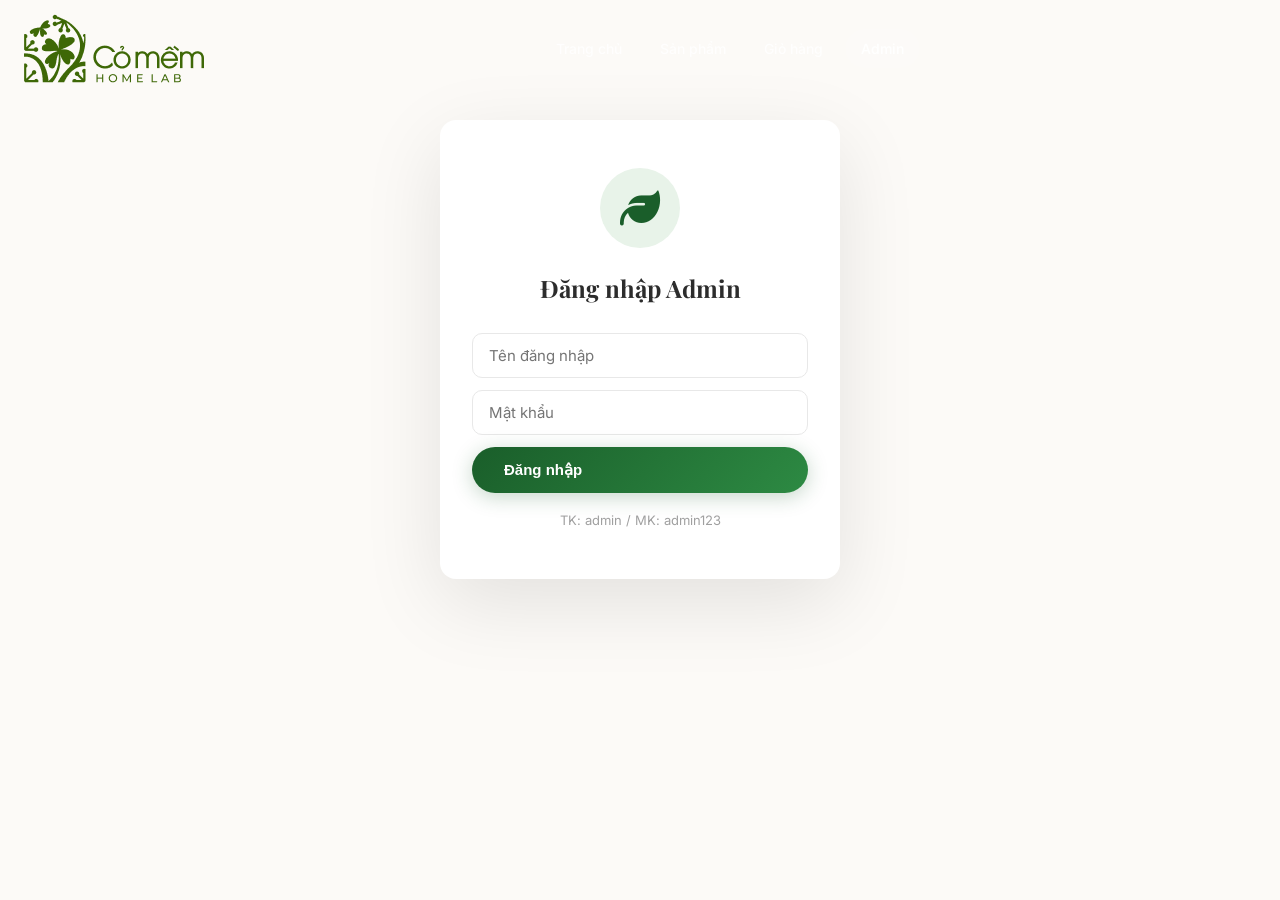
<file: admin/index.html>
<!DOCTYPE html>
<html lang="vi">
<head>
  <meta charset="UTF-8">
  <meta name="viewport" content="width=device-width, initial-scale=1.0">
  <title>Quản trị - Cỏ Mềm</title>
  <link rel="stylesheet" href="https://cdnjs.cloudflare.com/ajax/libs/font-awesome/6.5.0/css/all.min.css">
  <link rel="preconnect" href="https://fonts.googleapis.com">
  <link rel="preconnect" href="https://fonts.gstatic.com" crossorigin>
  <link href="https://fonts.googleapis.com/css2?family=Playfair+Display:ital,wght@0,400;0,600;0,700;1,400&family=Inter:wght@300;400;500;600;700&display=swap" rel="stylesheet">
  <link rel="stylesheet" href="../css/style.css">
  <style>
    .admin-hero {
      background: linear-gradient(165deg, #0a1628 0%, #1a2744 40%, #0e3d1a 100%);
      padding: 140px 24px 60px;
      text-align: center;
    }
    .admin-hero h1 { font-size: 42px; color: white; font-weight: 700; }
    .admin-hero h1 em { color: var(--secondary); font-style: italic; }
    .admin-hero p { color: rgba(255,255,255,0.5); margin-top: 8px; }

    .admin-wrap { max-width: 1200px; margin: 0 auto; padding: 40px 24px 80px; }

    .login-screen {
      max-width: 400px;
      margin: 120px auto;
      padding: 48px 32px;
      background: var(--white);
      border-radius: var(--radius);
      box-shadow: var(--shadow-xl);
      text-align: center;
    }
    .login-screen .login-icon {
      width: 80px; height: 80px;
      background: var(--primary-soft);
      border-radius: 50%;
      display: flex; align-items: center; justify-content: center;
      margin: 0 auto 20px;
    }
    .login-screen .login-icon i { font-size: 40px; color: var(--primary); }
    .login-screen h2 { margin-bottom: 24px; color: var(--text); font-size: 24px; }
    .login-screen input {
      width: 100%;
      padding: 12px 16px;
      margin-bottom: 12px;
      border: 1.5px solid var(--gray-border);
      border-radius: var(--radius-sm);
      font-size: 15px;
      font-family: 'Inter', sans-serif;
      outline: none;
      transition: var(--transition);
    }
    .login-screen input:focus { border-color: var(--primary); box-shadow: 0 0 0 3px var(--primary-glow); }
    .login-error { color: #e53935; font-size: 14px; display: none; margin-bottom: 12px; }

    .admin-header {
      display: flex; justify-content: space-between; align-items: center;
      margin-bottom: 32px; flex-wrap: wrap; gap: 16px;
    }
    .admin-header h2 { font-size: 28px; display: flex; align-items: center; gap: 12px; }
    .admin-header h2 i { color: var(--primary); }

    .stats-grid {
      display: grid; grid-template-columns: repeat(auto-fit, minmax(200px, 1fr));
      gap: 16px; margin-bottom: 40px;
    }
    .stat-card {
      background: var(--white);
      padding: 24px;
      border-radius: var(--radius);
      box-shadow: var(--shadow-sm);
      border: 1px solid rgba(0,0,0,0.03);
    }
    .stat-card i { font-size: 28px; color: var(--primary); margin-bottom: 8px; }
    .stat-card h3 { font-size: 28px; font-weight: 700; }
    .stat-card p { color: var(--text-muted); font-size: 14px; }

    .admin-tabs {
      display: flex; gap: 4px;
      border-bottom: 2px solid var(--gray);
      margin-bottom: 24px;
    }
    .admin-tabs button {
      padding: 12px 24px;
      background: none; border: none;
      border-bottom: 3px solid transparent;
      font-size: 15px; font-weight: 500;
      color: var(--text-muted);
      cursor: pointer;
      transition: var(--transition);
      margin-bottom: -2px;
      font-family: 'Inter', sans-serif;
    }
    .admin-tabs button.active { color: var(--primary); border-bottom-color: var(--primary); }
    .tab-content { display: none; }
    .tab-content.active { display: block; }

    .admin-table-wrap { overflow-x: auto; }

    .toolbar {
      display: flex; justify-content: space-between; align-items: center;
      margin-bottom: 16px; flex-wrap: wrap; gap: 12px;
    }
    .toolbar button {
      background: var(--primary);
      color: white;
      border: none;
      padding: 10px 20px;
      border-radius: 50px;
      font-size: 14px;
      font-weight: 600;
      cursor: pointer;
      transition: var(--transition);
      display: flex; align-items: center; gap: 8px;
    }
    .toolbar button:hover { background: var(--primary-dark); transform: translateY(-2px); }

    .admin-table {
      width: 100%;
      border-collapse: collapse;
      background: var(--white);
      border-radius: var(--radius);
      overflow: hidden;
      box-shadow: var(--shadow-sm);
    }
    .admin-table th {
      background: var(--primary-soft);
      color: var(--primary-dark);
      font-weight: 600;
      font-size: 13px;
      text-transform: uppercase;
      letter-spacing: 0.5px;
      padding: 14px 16px;
      text-align: left;
    }
    .admin-table td {
      padding: 12px 16px;
      border-bottom: 1px solid var(--gray);
      font-size: 14px;
      vertical-align: middle;
    }
    .admin-table tr:hover td { background: #fafff5; }
    .admin-table td img {
      width: 50px; height: 50px;
      border-radius: 8px;
      object-fit: cover;
    }
    .admin-table .actions {
      display: flex; gap: 4px;
    }
    .admin-table .actions button {
      padding: 6px 14px;
      border: none;
      border-radius: 6px;
      font-size: 12px;
      font-weight: 600;
      cursor: pointer;
      transition: var(--transition);
    }
    .btn-edit { background: #e3f2fd; color: #1565c0; }
    .btn-edit:hover { background: #1565c0; color: white; }
    .btn-delete { background: #fce4ec; color: #c62828; }
    .btn-delete:hover { background: #c62828; color: white; }
    .status-select {
      padding: 6px 10px;
      border: 1px solid var(--gray-border);
      border-radius: 6px;
      font-size: 12px;
      font-family: 'Inter', sans-serif;
      background: var(--white);
      cursor: pointer;
    }

    .modal-overlay {
      display: none;
      position: fixed;
      inset: 0;
      background: rgba(0,0,0,0.5);
      backdrop-filter: blur(4px);
      z-index: 1000;
      align-items: center;
      justify-content: center;
      padding: 24px;
    }
    .modal-overlay.active { display: flex; }
    .modal {
      background: var(--white);
      border-radius: var(--radius);
      padding: 40px 32px;
      max-width: 520px;
      width: 100%;
      max-height: 90vh;
      overflow-y: auto;
      box-shadow: var(--shadow-xl);
    }
    .modal h2 { margin-bottom: 24px; font-size: 24px; }
    .modal .form-group { margin-bottom: 16px; }
    .modal label { display: block; font-weight: 600; font-size: 14px; margin-bottom: 6px; color: var(--text); }
    .modal input, .modal select, .modal textarea {
      width: 100%;
      padding: 10px 14px;
      border: 1.5px solid var(--gray-border);
      border-radius: var(--radius-sm);
      font-size: 14px;
      font-family: 'Inter', sans-serif;
      outline: none;
      transition: var(--transition);
    }
    .modal input:focus, .modal select:focus, .modal textarea:focus {
      border-color: var(--primary);
      box-shadow: 0 0 0 3px var(--primary-glow);
    }
    .modal textarea { resize: vertical; min-height: 80px; }
    .modal .form-row { display: flex; gap: 12px; }
    .modal .form-row .form-group { flex: 1; }
    .modal .modal-actions {
      display: flex; gap: 12px; margin-top: 24px;
    }
    .modal .modal-actions button { flex: 1; }
    .modal .modal-actions .btn-cancel {
      background: var(--gray); color: var(--text);
      border: none; border-radius: 50px; padding: 12px;
      font-weight: 600; cursor: pointer; font-size: 15px;
    }
    .modal .modal-actions .btn-cancel:hover { background: #ddd; }

    @media (max-width: 768px) {
      .admin-table { font-size: 13px; }
      .admin-table th, .admin-table td { padding: 10px 12px; }
    }
  </style>
</head>
<body>

<header class="header scrolled">
  <div class="header-inner">
    <a href="../index.html" class="logo"><img src="../IMG/logoV2.png" alt="Cỏ Mềm"></a>
    <nav class="nav">
      <a href="../index.html">Trang chủ</a>
      <a href="../danh-muc.html">Sản phẩm</a>
      <a href="../gio-hang.html">Giỏ hàng</a>
      <a href="index.html" class="active">Admin</a>
    </nav>
    <div class="header-actions">
      <a href="javascript:void(0)" id="logout-btn" style="display:none;" title="Đăng xuất"><i class="fas fa-sign-out-alt"></i></a>
      <button class="mobile-menu-btn"><i class="fas fa-bars"></i></button>
    </div>
  </div>
</header>

<div id="login" class="login-screen">
  <div class="login-icon"><i class="fas fa-leaf"></i></div>
  <h2>Đăng nhập Admin</h2>
  <div class="login-error" id="login-error">Sai thông tin đăng nhập!</div>
  <input type="text" id="username" placeholder="Tên đăng nhập">
  <input type="password" id="password" placeholder="Mật khẩu" onkeypress="if(event.key==='Enter')doLogin()">
  <button class="btn-primary" style="width:100%" onclick="doLogin()">Đăng nhập</button>
  <p style="margin-top:16px;font-size:13px;color:var(--text-muted);">TK: admin / MK: admin123</p>
</div>

<div id="admin" style="display:none;">
  <div class="admin-hero">
    <h1>Quản Trị <em>Cỏ Mềm</em></h1>
    <p>Quản lý sản phẩm và đơn hàng</p>
  </div>

  <div class="admin-wrap">
    <div class="stats-grid" id="stats"></div>

    <div class="admin-tabs">
      <button class="active" onclick="switchTab('products',this)"><i class="fas fa-box"></i> Sản phẩm</button>
      <button onclick="switchTab('orders',this)"><i class="fas fa-truck"></i> Đơn hàng</button>
    </div>

    <div id="tab-products" class="tab-content active">
      <div class="toolbar">
        <span style="color:var(--text-muted);font-size:14px;" id="product-count"></span>
        <button onclick="openModal()"><i class="fas fa-plus"></i> Thêm sản phẩm</button>
      </div>
      <div class="admin-table-wrap">
        <table class="admin-table">
          <thead><tr><th>Ảnh</th><th>Tên</th><th>Danh mục</th><th>Giá</th><th>Dung tích</th><th>Thao tác</th></tr></thead>
          <tbody id="product-body"></tbody>
        </table>
      </div>
    </div>

    <div id="tab-orders" class="tab-content">
      <div class="admin-table-wrap">
        <table class="admin-table">
          <thead><tr><th>Mã ĐH</th><th>Khách hàng</th><th>SDT</th><th>Địa chỉ</th><th>Sản phẩm</th><th>Tổng</th><th>Trạng thái</th></tr></thead>
          <tbody id="order-body"></tbody>
        </table>
      </div>
    </div>
  </div>
</div>

<div class="modal-overlay" id="modal">
  <div class="modal">
    <h2 id="modal-title">Thêm sản phẩm</h2>
    <div class="form-group">
      <label>Tên sản phẩm</label>
      <input type="text" id="f-name" placeholder="VD: Serum Vitamin C">
    </div>
    <div class="form-group">
      <label for="f-cat">Danh mục</label>
      <select id="f-cat" onchange="updateAdminSubs()">
        <option value="">Chọn danh mục</option>
        ${categories.map(c => `<option value="${c.id}">${c.name}</option>`).join('')}
      </select>
    </div>
    <div class="form-group">
      <label for="f-sub">Danh mục con</label>
      <select id="f-sub">
        <option value="">Không có</option>
      </select>
    </div>
    <div class="form-row">
      <div class="form-group">
        <label>Giá (₫)</label>
        <input type="number" id="f-price" placeholder="250000">
      </div>
      <div class="form-group">
        <label>Giá cũ (₫)</label>
        <input type="number" id="f-oldprice" placeholder="320000">
      </div>
    </div>
    <div class="form-group">
      <label>Hình ảnh</label>
      <input type="text" id="f-image" value="https://placehold.co/400x400/e8f5e9/2e7d32?text=SP">
    </div>
    <div class="form-group">
      <label>Mô tả</label>
      <textarea id="f-desc" placeholder="Mô tả sản phẩm"></textarea>
    </div>
    <div class="form-group">
      <label>Dung tích</label>
      <input type="text" id="f-volume" placeholder="50ml">
    </div>
    <div class="modal-actions">
      <button class="btn-primary" style="flex:1" onclick="saveProduct()">Lưu</button>
      <button class="btn-cancel" onclick="closeModal()">Hủy</button>
    </div>
  </div>
</div>

<div class="toast"></div>

<script src="../data/products.js"></script>
<script src="../js/main.js"></script>
<script>
  let editingId = null, localProducts = [...products];

  function doLogin() {
    const u = document.getElementById('username').value, p = document.getElementById('password').value;
    if (u === 'admin' && p === 'admin123') {
      localStorage.setItem('comem-admin','true');
      toggleAdmin(true);
    } else {
      document.getElementById('login-error').style.display='block';
    }
  }

  function logout() {
    localStorage.removeItem('comem-admin');
    toggleAdmin(false);
  }

  function toggleAdmin(show) {
    document.getElementById('login').style.display = show ? 'none' : 'block';
    document.getElementById('admin').style.display = show ? 'block' : 'none';
    document.getElementById('logout-btn').style.display = show ? 'inline-flex' : 'none';
    if (show) { renderStats(); renderProducts(); renderOrders(); }
  }

  document.addEventListener('DOMContentLoaded', () => {
    if (localStorage.getItem('comem-admin') === 'true') toggleAdmin(true);
    document.getElementById('logout-btn').addEventListener('click', logout);
  });

  function switchTab(id, btn) {
    document.querySelectorAll('.admin-tabs button').forEach(b => b.classList.remove('active'));
    btn.classList.add('active');
    document.querySelectorAll('.tab-content').forEach(t => t.classList.remove('active'));
    document.getElementById('tab-'+id).classList.add('active');
  }

  function renderStats() {
    const orders = JSON.parse(localStorage.getItem('comem-orders')) || [];
    const revenue = orders.filter(o => o.status !== 'cancelled').reduce((s,o) => s + o.total, 0);
    const pending = orders.filter(o => o.status === 'pending').length;
    document.getElementById('stats').innerHTML = `
      <div class="stat-card"><i class="fas fa-box"></i><h3>${localProducts.length}</h3><p>Sản phẩm</p></div>
      <div class="stat-card"><i class="fas fa-shopping-cart"></i><h3>${orders.length}</h3><p>Đơn hàng</p></div>
      <div class="stat-card"><i class="fas fa-clock"></i><h3>${pending}</h3><p>Chờ xử lý</p></div>
      <div class="stat-card"><i class="fas fa-money-bill-wave"></i><h3>${formatPrice(revenue)}</h3><p>Doanh thu</p></div>
    `;
  }

  function renderProducts() {
    document.getElementById('product-count').textContent = `${localProducts.length} sản phẩm`;
    document.getElementById('product-body').innerHTML = localProducts.map(p => `
      <tr>
        <td><img src="../${p.image}" alt="${p.name}"></td>
        <td><strong>${p.name}</strong></td>
        <td>${p.categoryName}</td>
        <td>${formatPrice(p.price)}</td>
        <td>${p.volume}</td>
        <td><div class="actions">
          <button class="btn-edit" onclick="editProduct(${p.id})">Sửa</button>
          <button class="btn-delete" onclick="deleteProduct(${p.id})">Xóa</button>
        </div></td>
      </tr>
    `).join('');
  }

  function updateAdminSubs() {
    const cat = document.getElementById('f-cat').value;
    const sub = document.getElementById('f-sub');
    const subs = subcategories.filter(s => s.parent === cat);
    sub.innerHTML = `<option value="">Không có</option>${subs.map(s => `<option value="${s.id}">${s.name}</option>`).join('')}`;
  }

  function openModal(product) {
    document.getElementById('modal').classList.add('active');
    if (product) {
      editingId = product.id;
      document.getElementById('modal-title').textContent = 'Sửa sản phẩm';
      document.getElementById('f-name').value = product.name;
      document.getElementById('f-cat').value = product.category;
      updateAdminSubs();
      document.getElementById('f-sub').value = product.subcategory || '';
      document.getElementById('f-price').value = product.price;
      document.getElementById('f-oldprice').value = product.oldPrice || '';
      document.getElementById('f-image').value = product.image;
      document.getElementById('f-desc').value = product.description;
      document.getElementById('f-volume').value = product.volume;
    } else {
      editingId = null;
      document.getElementById('modal-title').textContent = 'Thêm sản phẩm';
      ['f-name','f-price','f-oldprice','f-desc','f-volume'].forEach(id => document.getElementById(id).value = '');
      document.getElementById('f-cat').value = categories.length ? categories[0].id : '';
      updateAdminSubs();
      document.getElementById('f-image').value = 'https://placehold.co/400x400/e8f5e9/2e7d32?text=SP';
    }
  }

  function closeModal() { document.getElementById('modal').classList.remove('active'); }

  function saveProduct() {
    const name = document.getElementById('f-name').value.trim();
    const cat = document.getElementById('f-cat').value;
    const sub = document.getElementById('f-sub').value;
    const price = parseInt(document.getElementById('f-price').value);
    const oldPrice = parseInt(document.getElementById('f-oldprice').value) || 0;
    const image = document.getElementById('f-image').value.trim();
    const desc = document.getElementById('f-desc').value.trim();
    const volume = document.getElementById('f-volume').value.trim();
    if (!name || !price || !desc || !volume) { showToast('Vui lòng nhập đầy đủ thông tin!'); return; }
    const catObj = categories.find(c => c.id === cat);
    const badge = oldPrice > price ? 'Giảm ' + Math.round((1 - price/oldPrice)*100) + '%' : '';
    if (editingId) {
      const idx = localProducts.findIndex(p => p.id === editingId);
      if (idx !== -1) Object.assign(localProducts[idx], { name, category: cat, categoryName: catObj.name, subcategory: sub, price, oldPrice, image, description: desc, volume, badge });
      showToast('Đã cập nhật sản phẩm!');
    } else {
      localProducts.push({ id: Math.max(...localProducts.map(p => p.id), 0) + 1, name, category: cat, categoryName: catObj.name, subcategory: sub, price, oldPrice, image, badge, volume, rating: 0, sold: 0, description: desc, ingredients: '', usage: '' });
      showToast('Đã thêm sản phẩm!');
    }
    closeModal();
    renderProducts();
    renderStats();
  }

  function editProduct(id) { const p = localProducts.find(x => x.id === id); if (p) openModal(p); }
  function deleteProduct(id) { if (!confirm('Xóa sản phẩm này?')) return; localProducts = localProducts.filter(x => x.id !== id); renderProducts(); renderStats(); showToast('Đã xóa!'); }

  const STATUS_MAP = { pending:'Chờ xử lý', processing:'Đang xử lý', shipped:'Đang giao', delivered:'Đã giao', cancelled:'Đã hủy' };

  function renderOrders() {
    const orders = JSON.parse(localStorage.getItem('comem-orders')) || [];
    const tbody = document.getElementById('order-body');
    if (!orders.length) {
      tbody.innerHTML = '<tr><td colspan="7" style="text-align:center;padding:40px;color:var(--text-muted)">Chưa có đơn hàng</td></tr>';
      return;
    }
    tbody.innerHTML = orders.map(o => `
      <tr>
        <td><strong>#${o.id}</strong></td>
        <td>${o.customer}</td>
        <td>${o.phone}</td>
        <td style="max-width:200px;font-size:13px">${o.address}</td>
        <td style="max-width:200px;font-size:13px">${o.items.map(i => i.name+' x'+i.qty).join(', ')}</td>
        <td><strong>${formatPrice(o.total)}</strong></td>
        <td><select class="status-select" onchange="updateStatus(${o.id},this.value)">
          ${Object.entries(STATUS_MAP).map(([k,v]) => `<option value="${k}" ${o.status===k?'selected':''}>${v}</option>`).join('')}
        </select></td>
      </tr>
    `).join('');
  }

  function updateStatus(id, status) {
    const orders = JSON.parse(localStorage.getItem('comem-orders')) || [];
    const idx = orders.findIndex(o => o.id === id);
    if (idx !== -1) { orders[idx].status = status; localStorage.setItem('comem-orders', JSON.stringify(orders)); renderStats(); showToast('Đã cập nhật!'); }
  }
</script>
</body>
</html>
</file>
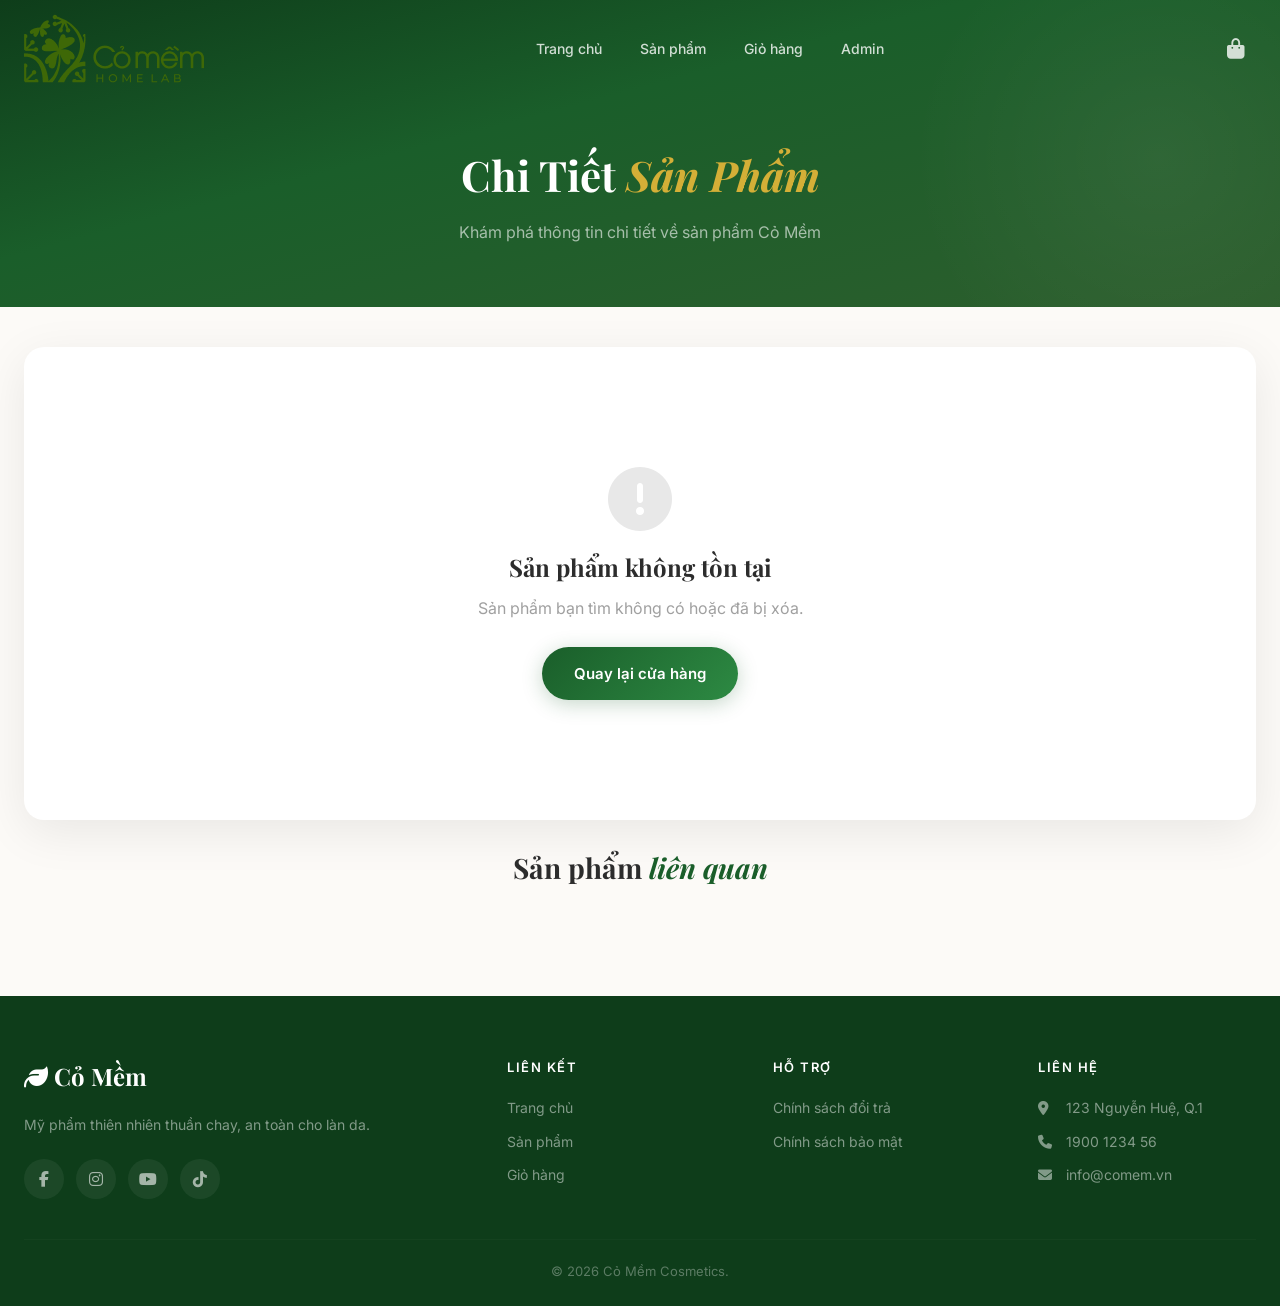
<file: chi-tiet.html>
<!DOCTYPE html>
<html lang="vi">
<head>
  <meta charset="UTF-8">
  <meta name="viewport" content="width=device-width, initial-scale=1.0">
  <title>Chi tiết sản phẩm - Cỏ Mềm</title>
  <link rel="stylesheet" href="https://cdnjs.cloudflare.com/ajax/libs/font-awesome/6.5.0/css/all.min.css">
  <link rel="preconnect" href="https://fonts.googleapis.com">
  <link rel="preconnect" href="https://fonts.gstatic.com" crossorigin>
  <link href="https://fonts.googleapis.com/css2?family=Playfair+Display:ital,wght@0,400;0,600;0,700;1,400&family=Inter:wght@300;400;500;600;700&display=swap" rel="stylesheet">
  <link rel="stylesheet" href="css/style.css">
  <style>
    .detail-hero {
      background: linear-gradient(165deg, #0e3d1a 0%, #1a5e2a 40%, #2d5e2d 100%);
      padding: 140px 24px 60px;
      position: relative;
      overflow: hidden;
      text-align: center;
    }
    .detail-hero::before {
      content: '';
      position: absolute;
      top: -30%; right: -10%;
      width: 500px; height: 500px;
      background: radial-gradient(circle, rgba(255,255,255,0.05) 0%, transparent 70%);
      border-radius: 50%;
    }
    .detail-hero-inner {
      max-width: 1280px;
      margin: 0 auto;
      position: relative;
      z-index: 1;
    }
    .detail-hero h1 {
      font-size: 42px;
      color: white;
      font-weight: 700;
    }
    .detail-hero h1 em { color: var(--secondary); font-style: italic; }
    .detail-hero p {
      color: rgba(255,255,255,0.6);
      font-size: 16px;
      margin-top: 8px;
    }

    .detail-container {
      max-width: 1280px;
      margin: 0 auto;
      padding: 40px 24px 80px;
    }

    .detail-grid {
      display: grid;
      grid-template-columns: 1fr 1fr;
      gap: 48px;
      background: var(--white);
      border-radius: 20px;
      padding: 40px;
      box-shadow: var(--shadow-lg);
      margin-bottom: 24px;
    }

    .detail-gallery {
      position: relative;
      border-radius: 16px;
      overflow: hidden;
      background: var(--gray);
    }

    .detail-gallery img {
      width: 100%;
      aspect-ratio: 1;
      object-fit: cover;
    }

    .detail-gallery-badge {
      position: absolute;
      top: 16px;
      left: 16px;
      background: var(--secondary);
      color: white;
      padding: 6px 16px;
      border-radius: 50px;
      font-size: 12px;
      font-weight: 600;
      letter-spacing: 0.5px;
    }

    .detail-product-info {
      display: flex;
      flex-direction: column;
    }

    .detail-category-label {
      font-size: 12px;
      text-transform: uppercase;
      letter-spacing: 2px;
      color: var(--text-muted);
      margin-bottom: 8px;
      font-weight: 600;
    }

    .detail-product-name {
      font-size: 32px;
      font-weight: 700;
      color: var(--text);
      margin-bottom: 16px;
      line-height: 1.3;
    }

    .detail-rating-row {
      display: flex;
      align-items: center;
      gap: 12px;
      margin-bottom: 20px;
      flex-wrap: wrap;
    }

    .detail-stars {
      color: var(--secondary);
      font-size: 16px;
      letter-spacing: 2px;
    }

    .detail-rating-text {
      font-size: 14px;
      color: var(--text-muted);
    }

    .detail-price-block {
      display: flex;
      align-items: center;
      gap: 12px;
      margin-bottom: 20px;
      flex-wrap: wrap;
    }

    .detail-current-price {
      font-size: 32px;
      font-weight: 700;
      color: var(--primary);
    }

    .detail-old-price {
      font-size: 18px;
      color: var(--text-muted);
      text-decoration: line-through;
    }

    .detail-discount {
      background: #fff3e0;
      color: #e65100;
      padding: 4px 12px;
      border-radius: 50px;
      font-size: 13px;
      font-weight: 600;
    }

    .detail-volume-badge {
      display: inline-flex;
      align-items: center;
      gap: 8px;
      padding: 10px 18px;
      background: var(--primary-soft);
      border-radius: 50px;
      color: var(--primary);
      font-weight: 600;
      font-size: 14px;
      margin-bottom: 28px;
      width: fit-content;
    }

    .detail-divider {
      height: 1px;
      background: var(--gray-border);
      margin: 28px 0;
    }

    .detail-description-title,
    .detail-ingredients-title,
    .detail-usage-title {
      font-size: 16px;
      font-weight: 600;
      margin-bottom: 10px;
      color: var(--text);
      font-family: 'Inter', sans-serif;
      display: flex;
      align-items: center;
      gap: 8px;
    }

    .detail-description-title::before,
    .detail-ingredients-title::before,
    .detail-usage-title::before {
      content: '';
      width: 4px;
      height: 16px;
      background: var(--primary);
      border-radius: 2px;
    }

    .detail-description-text,
    .detail-ingredients-text,
    .detail-usage-text {
      font-size: 14px;
      color: var(--text-light);
      line-height: 1.9;
      margin-bottom: 20px;
    }

    .detail-actions-row {
      display: flex;
      gap: 12px;
      margin-top: 32px;
      flex-wrap: wrap;
    }

    .detail-qty {
      display: flex;
      align-items: center;
      border: 1.5px solid var(--gray-border);
      border-radius: 50px;
      overflow: hidden;
      background: var(--white);
    }

    .detail-qty button {
      width: 44px;
      height: 44px;
      border: none;
      background: transparent;
      font-size: 18px;
      font-weight: 600;
      cursor: pointer;
      color: var(--text);
      transition: var(--transition);
    }

    .detail-qty button:hover {
      background: var(--primary-soft);
      color: var(--primary);
    }

    .detail-qty input {
      width: 52px;
      height: 44px;
      border: none;
      text-align: center;
      font-size: 16px;
      font-weight: 600;
      outline: none;
      font-family: 'Inter', sans-serif;
    }

    .detail-add-btn {
      flex: 1;
      padding: 12px 28px;
      background: linear-gradient(135deg, var(--primary), var(--primary-light));
      color: white;
      border: none;
      border-radius: 50px;
      font-size: 15px;
      font-weight: 600;
      cursor: pointer;
      transition: var(--transition);
      display: inline-flex;
      align-items: center;
      justify-content: center;
      gap: 10px;
      box-shadow: 0 4px 16px rgba(26,94,42,0.2);
    }

    .detail-add-btn:hover {
      transform: translateY(-2px);
      box-shadow: 0 8px 24px rgba(26,94,42,0.3);
    }

    .detail-back-btn {
      padding: 12px 24px;
      background: var(--gray);
      color: var(--text);
      border: none;
      border-radius: 50px;
      font-size: 15px;
      cursor: pointer;
      transition: var(--transition);
    }

    .detail-back-btn:hover {
      background: var(--gray-border);
    }

    .detail-related {
      margin-top: 20px;
    }

    .detail-related-title {
      font-size: 28px;
      font-weight: 700;
      color: var(--text);
      margin-bottom: 24px;
      text-align: center;
    }

    @media (max-width: 768px) {
      .detail-grid {
        grid-template-columns: 1fr;
        padding: 24px;
        gap: 32px;
      }
      .detail-hero { padding: 120px 20px 50px; }
      .detail-hero h1 { font-size: 30px; }
      .detail-product-name { font-size: 24px; }
      .detail-current-price { font-size: 26px; }
      .detail-actions-row { flex-direction: column; }
      .detail-add-btn { width: 100%; }
    }
  </style>
</head>
<body>

<header class="header scrolled">
  <div class="header-inner">
    <a href="index.html" class="logo"><img src="IMG/logoV2.png" alt="Cỏ Mềm"></a>
    <nav class="nav">
      <a href="index.html">Trang chủ</a>
      <a href="danh-muc.html">Sản phẩm</a>
      <a href="gio-hang.html">Giỏ hàng</a>
      <a href="admin/index.html">Admin</a>
    </nav>
    <div class="header-actions">
      <a href="gio-hang.html"><i class="fas fa-shopping-bag"></i><span class="cart-count">0</span></a>
      <button class="mobile-menu-btn"><i class="fas fa-bars"></i></button>
    </div>
  </div>
</header>

<div class="detail-hero">
  <div class="detail-hero-inner">
    <h1>Chi Tiết <em>Sản Phẩm</em></h1>
    <p>Khám phá thông tin chi tiết về sản phẩm Cỏ Mềm</p>
  </div>
</div>

<div class="detail-container">
  <div class="detail-grid" id="detail-grid">
    <!-- Sản phẩm render tại đây -->
  </div>

  <div class="detail-related">
    <h2 class="detail-related-title">Sản phẩm <em style="color:var(--primary);">liên quan</em></h2>
    <div class="products-grid" id="related-products"></div>
  </div>
</div>

<footer class="footer">
  <div class="footer-inner">
    <div class="footer-brand">
      <h3><i class="fas fa-leaf"></i> Cỏ Mềm</h3>
      <p>Mỹ phẩm thiên nhiên thuần chay, an toàn cho làn da.</p>
      <div class="footer-social">
        <a href="#"><i class="fab fa-facebook-f"></i></a>
        <a href="#"><i class="fab fa-instagram"></i></a>
        <a href="#"><i class="fab fa-youtube"></i></a>
        <a href="#"><i class="fab fa-tiktok"></i></a>
      </div>
    </div>
    <div class="footer-col">
      <h4>Liên kết</h4>
      <a href="index.html">Trang chủ</a>
      <a href="danh-muc.html">Sản phẩm</a>
      <a href="gio-hang.html">Giỏ hàng</a>
    </div>
    <div class="footer-col">
      <h4>Hỗ trợ</h4>
      <a href="#">Chính sách đổi trả</a>
      <a href="#">Chính sách bảo mật</a>
    </div>
    <div class="footer-col">
      <h4>Liên hệ</h4>
      <a href="#"><i class="fas fa-map-marker-alt"></i> 123 Nguyễn Huệ, Q.1</a>
      <a href="#"><i class="fas fa-phone"></i> 1900 1234 56</a>
      <a href="#"><i class="fas fa-envelope"></i> info@comem.vn</a>
    </div>
  </div>
  <div class="footer-bottom">&copy; 2026 Cỏ Mềm Cosmetics.</div>
</footer>

<div class="toast"></div>

<script src="data/products.js"></script>
<script src="js/main.js"></script>
<script>
  let detailQty = 1;
  let currentProductId = null;

  function renderDetail() {
    const grid = document.getElementById('detail-grid');
    const relatedGrid = document.getElementById('related-products');
    const urlParams = new URLSearchParams(window.location.search);
    const productId = parseInt(urlParams.get('id'));
    const product = products.find(p => p.id === productId);

    if (!product) {
      grid.innerHTML = `
        <div style="text-align:center;padding:80px 20px;grid-column:1/-1;">
          <i class="fas fa-exclamation-circle" style="font-size:64px;color:var(--gray-border);margin-bottom:16px;"></i>
          <h2 style="font-size:24px;margin-bottom:8px;">Sản phẩm không tồn tại</h2>
          <p style="color:var(--text-muted);margin-bottom:24px;">Sản phẩm bạn tìm không có hoặc đã bị xóa.</p>
          <a href="danh-muc.html" class="btn-primary">Quay lại cửa hàng</a>
        </div>`;
      return;
    }

    currentProductId = productId;
    const stars = '★'.repeat(Math.floor(product.rating)) + (product.rating % 1 >= 0.5 ? '½' : '');
    const oldPriceHtml = product.oldPrice ? `<span class="detail-old-price">${formatPrice(product.oldPrice)}</span>` : '';
    const badgeClass = product.badge === 'Bán chạy' ? 'hot' : product.badge === 'Mới' ? 'new' : '';
    const discount = product.oldPrice ? Math.round((1 - product.price / product.oldPrice) * 100) : 0;

    grid.innerHTML = `
      <div class="detail-gallery">
        <img src="${product.image}" alt="${product.name}">
        ${product.badge ? `<span class="detail-gallery-badge">${product.badge}</span>` : ''}
      </div>
      
      <div class="detail-product-info">
        <div class="detail-category-label">${product.categoryName}</div>
        <h1 class="detail-product-name">${product.name}</h1>
        
        <div class="detail-rating-row">
          <span class="detail-stars">${stars}</span>
          <span class="detail-rating-text">${product.rating} / 5 (${product.sold} đã bán)</span>
        </div>

        <div class="detail-price-block">
          <span class="detail-current-price">${formatPrice(product.price)}</span>
          ${oldPriceHtml}
          ${discount > 0 ? `<span class="detail-discount">-${discount}%</span>` : ''}
        </div>

        <div class="detail-volume-badge">
          <i class="fas fa-box"></i> Dung tích: ${product.volume}
        </div>

        <div class="detail-divider"></div>

        <div class="detail-description-title">Mô tả sản phẩm</div>
        <p class="detail-description-text">${product.description}</p>

        <div class="detail-ingredients-title">Thành phần chính</div>
        <p class="detail-ingredients-text">${product.ingredients}</p>

        <div class="detail-usage-title">Hướng dẫn sử dụng</div>
        <p class="detail-usage-text">${product.usage}</p>

        <div class="detail-actions-row">
          <div class="detail-qty">
            <button onclick="changeQty(-1)">−</button>
            <input type="text" id="qty-input" value="1" readonly>
            <button onclick="changeQty(1)">+</button>
          </div>
          <button class="detail-add-btn" onclick="addToCartFromDetail(${product.id})">
            <i class="fas fa-shopping-cart"></i> Thêm vào giỏ hàng
          </button>
          <button class="detail-back-btn" onclick="history.back()">Quay lại</button>
        </div>
      </div>
    `;

    // Render related products (same category, exclude current)
    const related = products.filter(p => p.category === product.category && p.id !== productId).slice(0, 4);
    relatedGrid.innerHTML = related.map(p => {
      const rStars = '★'.repeat(Math.floor(p.rating)) + (p.rating % 1 >= 0.5 ? '½' : '');
      const rBadgeClass = p.badge === 'Bán chạy' ? 'hot' : p.badge === 'Mới' ? 'new' : '';
      const rOldPrice = p.oldPrice ? `<span class="old-price">${formatPrice(p.oldPrice)}</span>` : '';
      return `
        <div class="product-card">
          <a href="chi-tiet.html?id=${p.id}">
            <div class="product-img-wrap">
              <img src="${p.image}" alt="${p.name}">
              ${p.badge ? `<span class="product-badge ${rBadgeClass}">${p.badge}</span>` : ''}
            </div>
          </a>
          <div class="product-quick-actions">
            <a href="chi-tiet.html?id=${p.id}"><button><i class="fas fa-eye"></i></button></a>
          </div>
          <div class="product-info">
            <div class="product-category">${p.categoryName}</div>
            <a href="chi-tiet.html?id=${p.id}"><div class="product-name">${p.name}</div></a>
            <div class="product-price">
              <span class="current-price">${formatPrice(p.price)}</span>
              ${rOldPrice}
            </div>
            <div class="product-rating">
              <span class="stars">${rStars}</span>
              <span>${p.rating} (${p.sold})</span>
            </div>
            <button class="add-to-cart-btn" onclick="addToCart(${p.id}); this.innerHTML='<i class=\\'fas fa-check\\'></i> Đã thêm'; this.classList.add('added'); setTimeout(()=>{ this.innerHTML='<i class=\\'fas fa-shopping-cart\\'></i> Thêm vào giỏ'; this.classList.remove('added'); }, 2000);">
              <i class="fas fa-shopping-cart"></i> Thêm vào giỏ
            </button>
          </div>
        </div>
      `;
    }).join('');
  }

  function changeQty(delta) {
    detailQty = Math.max(1, detailQty + delta);
    const input = document.getElementById('qty-input');
    if (input) input.value = detailQty;
  }

  function addToCartFromDetail(productId) {
    addToCart(productId, detailQty);
  }

  renderDetail();
</script>
</body>
</html>
</file>
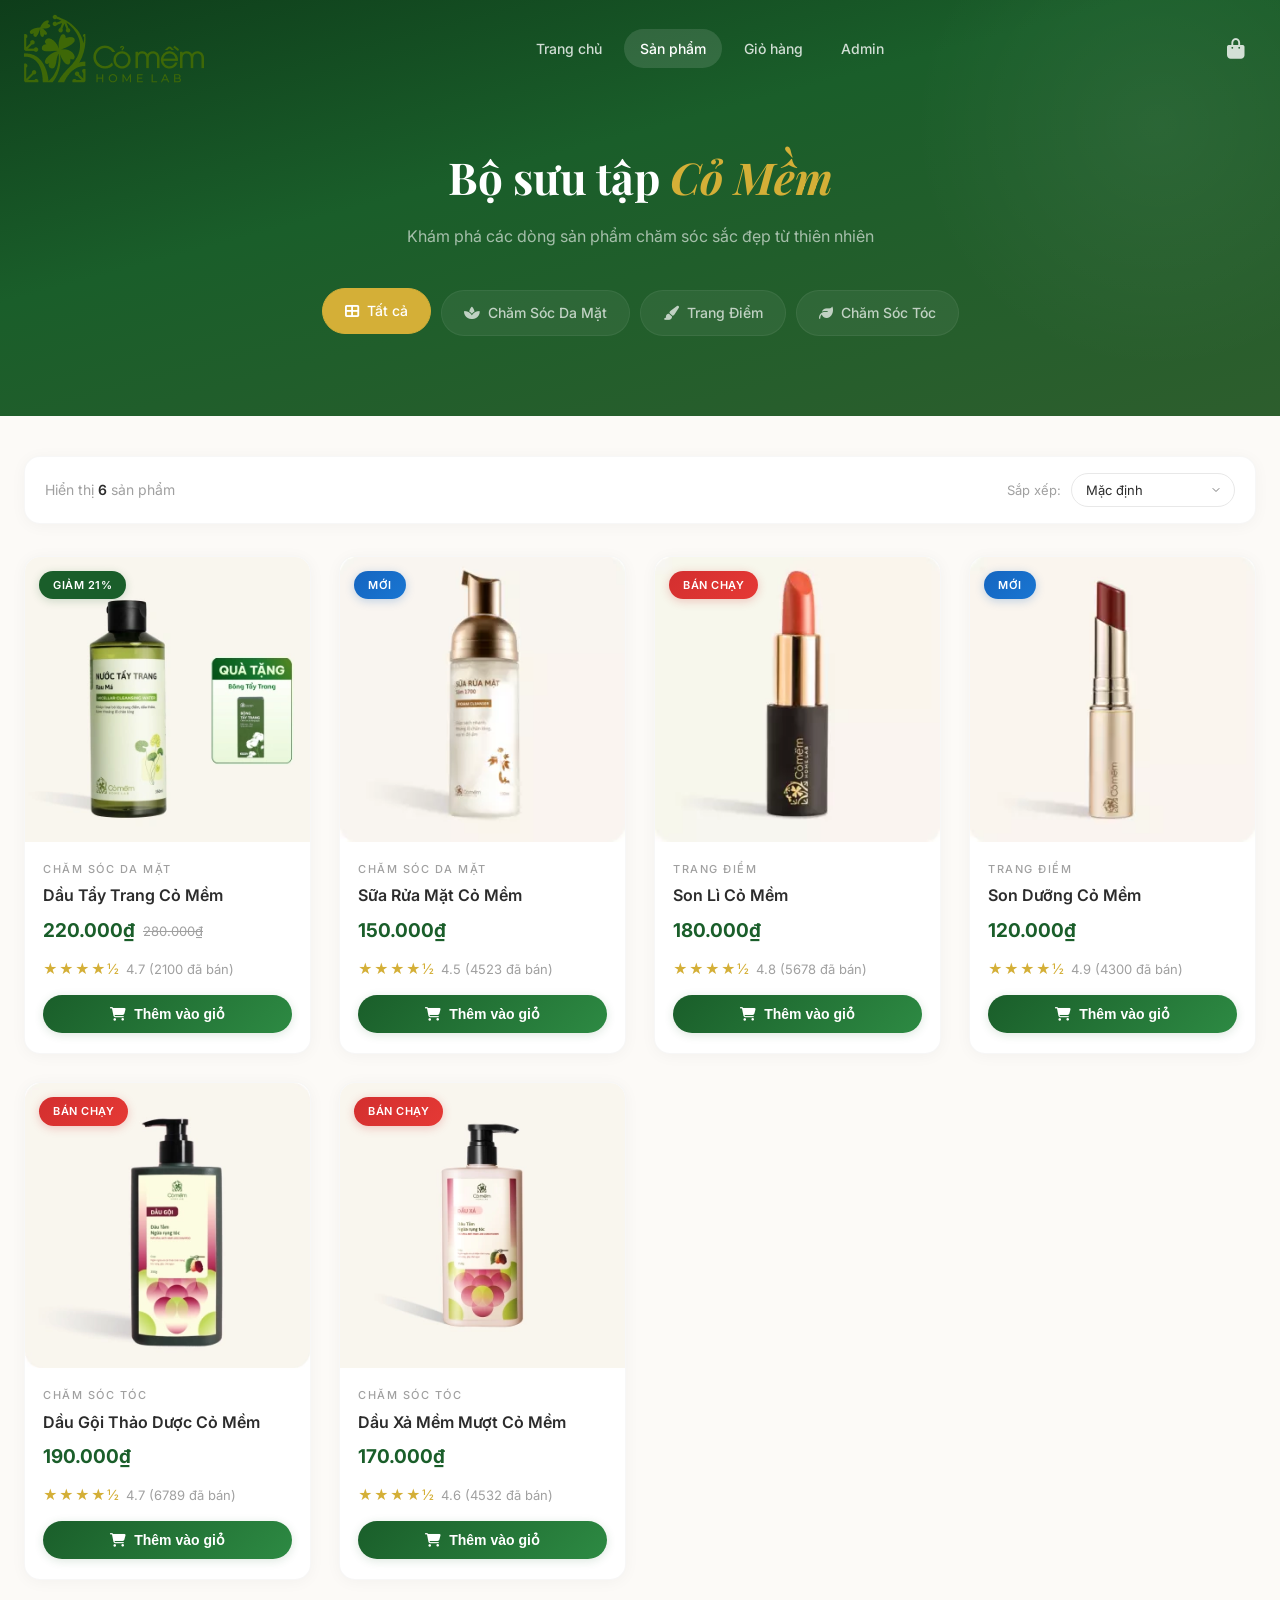
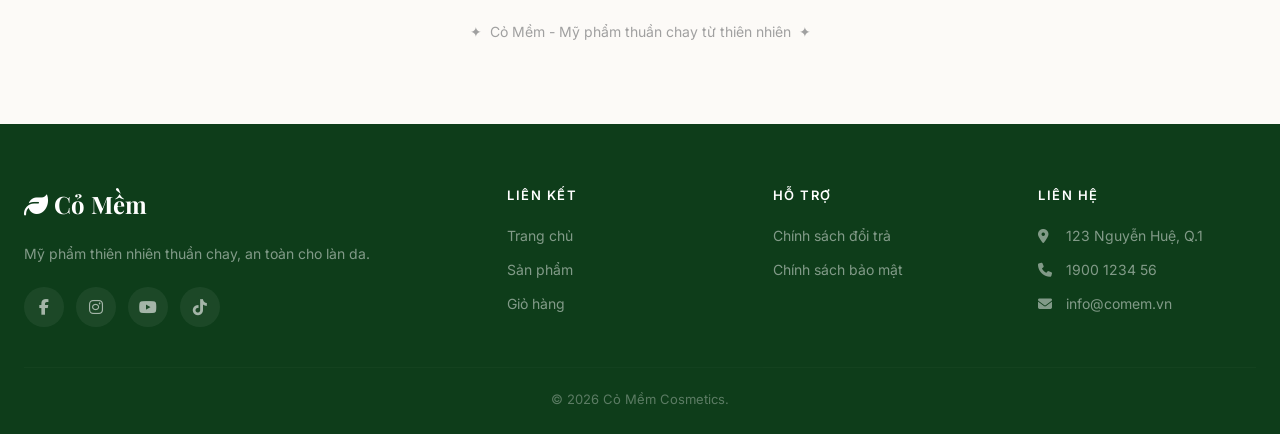
<file: danh-muc.html>
<!DOCTYPE html>
<html lang="vi">
<head>
  <meta charset="UTF-8">
  <meta name="viewport" content="width=device-width, initial-scale=1.0">
  <title>Sản phẩm - Cỏ Mềm</title>
  <link rel="stylesheet" href="https://cdnjs.cloudflare.com/ajax/libs/font-awesome/6.5.0/css/all.min.css">
  <link rel="preconnect" href="https://fonts.googleapis.com">
  <link rel="preconnect" href="https://fonts.gstatic.com" crossorigin>
  <link href="https://fonts.googleapis.com/css2?family=Playfair+Display:ital,wght@0,400;0,600;0,700;1,400&family=Inter:wght@300;400;500;600;700&display=swap" rel="stylesheet">
  <link rel="stylesheet" href="css/style.css">
  <style>
    .shop-hero {
      background: linear-gradient(165deg, #0e3d1a 0%, #1a5e2a 40%, #2d5e2d 100%);
      padding: 140px 24px 80px;
      position: relative;
      overflow: hidden;
      text-align: center;
    }
    .shop-hero::before {
      content: '';
      position: absolute;
      top: -30%; right: -10%;
      width: 500px; height: 500px;
      background: radial-gradient(circle, rgba(255,255,255,0.05) 0%, transparent 70%);
      border-radius: 50%;
    }
    .shop-hero-inner {
      max-width: 1280px;
      margin: 0 auto;
      position: relative;
      z-index: 1;
    }
    .shop-hero h1 {
      font-size: 44px;
      color: white;
      margin-bottom: 8px;
      font-weight: 700;
    }
    .shop-hero h1 em { color: var(--secondary); font-style: italic; }
    .shop-hero p {
      color: rgba(255,255,255,0.6);
      font-size: 16px;
      margin-bottom: 40px;
    }
    .shop-category-strip {
      display: flex;
      gap: 10px;
      flex-wrap: wrap;
      justify-content: center;
    }
    .shop-category-strip a {
      display: inline-flex;
      align-items: center;
      gap: 8px;
      padding: 10px 22px;
      border-radius: 50px;
      font-size: 14px;
      font-weight: 500;
      transition: all 0.3s ease;
      background: rgba(255,255,255,0.06);
      color: rgba(255,255,255,0.7);
      border: 1px solid rgba(255,255,255,0.06);
    }
    .shop-category-strip a:hover,
    .shop-category-strip a.active {
      background: var(--secondary);
      color: white;
      border-color: var(--secondary);
      transform: translateY(-2px);
    }
    .shop-category-strip a i { font-size: 14px; }
    .shop-category-strip a.sub-filter {
      font-size: 13px;
      padding: 6px 16px 6px 32px;
      margin-left: 4px;
      opacity: 0.85;
    }
    .shop-category-strip a.sub-filter:hover,
    .shop-category-strip a.sub-filter.active { opacity: 1; }

    .shop-toolbar {
      display: flex;
      align-items: center;
      justify-content: space-between;
      margin-bottom: 32px;
      flex-wrap: wrap;
      gap: 16px;
      padding: 16px 20px;
      background: var(--white);
      border-radius: var(--radius);
      box-shadow: var(--shadow-sm);
      border: 1px solid rgba(0,0,0,0.03);
    }
    .shop-toolbar-left {
      display: flex;
      align-items: center;
      gap: 12px;
    }
    .shop-toolbar-left span {
      font-size: 14px;
      color: var(--text-muted);
    }
    .shop-toolbar-left span strong {
      color: var(--text);
      font-weight: 600;
    }
    .shop-toolbar-right {
      display: flex;
      align-items: center;
      gap: 10px;
    }
    .shop-toolbar-right label {
      font-size: 13px;
      color: var(--text-muted);
    }
    .shop-sort {
      padding: 8px 36px 8px 14px;
      border: 1.5px solid var(--gray-border);
      border-radius: 50px;
      font-size: 13px;
      color: var(--text);
      cursor: pointer;
      outline: none;
      background: var(--white);
      font-family: 'Inter', sans-serif;
      appearance: none;
      background-image: url("data:image/svg+xml,%3Csvg xmlns='http://www.w3.org/2000/svg' width='12' height='12' viewBox='0 0 24 24' fill='none' stroke='%237a7a7a' stroke-width='2' stroke-linecap='round' stroke-linejoin='round'%3E%3Cpolyline points='6 9 12 15 18 9'%3E%3C/polyline%3E%3C/svg%3E");
      background-repeat: no-repeat;
      background-position: right 12px center;
      transition: var(--transition);
    }
    .shop-sort:focus { border-color: var(--primary); }

    .shop-view-toggle {
      display: flex;
      gap: 4px;
    }
    .shop-view-toggle button {
      width: 36px; height: 36px;
      border: 1.5px solid var(--gray-border);
      background: var(--white);
      border-radius: 8px;
      cursor: pointer;
      color: var(--text-muted);
      font-size: 14px;
      display: flex;
      align-items: center;
      justify-content: center;
      transition: var(--transition);
    }
    .shop-view-toggle button.active {
      background: var(--primary-soft);
      border-color: var(--primary);
      color: var(--primary);
    }
    .shop-view-toggle button:hover { border-color: var(--primary); color: var(--primary); }

    .shop-empty {
      text-align: center;
      padding: 80px 20px;
    }
    .shop-empty i {
      font-size: 64px;
      color: var(--gray-border);
      margin-bottom: 16px;
    }
    .shop-empty h3 {
      font-family: 'Inter', sans-serif;
      font-size: 20px;
      color: var(--text);
      margin-bottom: 8px;
    }
    .shop-empty p { color: var(--text-muted); margin-bottom: 20px; }

    .shop-footer-bar {
      display: flex;
      justify-content: center;
      align-items: center;
      gap: 8px;
      margin-top: 40px;
    }
    .shop-footer-bar span {
      font-size: 14px;
      color: var(--text-muted);
    }

    @media (max-width: 768px) {
      .shop-hero { padding: 120px 20px 60px; }
      .shop-hero h1 { font-size: 30px; }
      .shop-toolbar { flex-direction: column; align-items: stretch; }
      .shop-toolbar-left { justify-content: center; }
      .shop-toolbar-right { justify-content: center; flex-wrap: wrap; }
      .shop-category-strip { gap: 8px; }
      .shop-category-strip a { font-size: 13px; padding: 8px 16px; }
    }
  </style>
</head>
<body>

<header class="header scrolled">
  <div class="header-inner">
    <a href="index.html" class="logo"><img src="IMG/logoV2.png" alt="Cỏ Mềm"></a>
    <nav class="nav">
      <a href="index.html">Trang chủ</a>
      <a href="danh-muc.html" class="active">Sản phẩm</a>
      <a href="gio-hang.html">Giỏ hàng</a>
      <a href="admin/index.html">Admin</a>
    </nav>
    <div class="header-actions">
      <a href="gio-hang.html" title="Giỏ hàng"><i class="fas fa-shopping-bag"></i><span class="cart-count">0</span></a>
      <button class="mobile-menu-btn"><i class="fas fa-bars"></i></button>
    </div>
  </div>
</header>

<section class="shop-hero">
  <div class="shop-hero-inner">
    <h1>Bộ sưu tập <em>Cỏ Mềm</em></h1>
    <p>Khám phá các dòng sản phẩm chăm sóc sắc đẹp từ thiên nhiên</p>
    <div class="shop-category-strip" id="category-strip"></div>
  </div>
</section>

<div class="page-content" style="padding-top:40px;">
  <div class="shop-toolbar">
    <div class="shop-toolbar-left">
      <span>Hiển thị <strong id="product-count">0</strong> sản phẩm</span>
    </div>
    <div class="shop-toolbar-right">
      <label for="shop-sort">Sắp xếp:</label>
      <select class="shop-sort" id="shop-sort" onchange="sortProducts()">
        <option value="default">Mặc định</option>
        <option value="price-asc">Giá: Thấp → Cao</option>
        <option value="price-desc">Giá: Cao → Thấp</option>
        <option value="name">Tên: A → Z</option>
        <option value="rating">Đánh giá cao nhất</option>
      </select>
    </div>
  </div>

  <div class="products-grid" id="products-grid"></div>
  <div class="shop-empty" id="shop-empty" style="display:none;">
    <i class="fas fa-box-open"></i>
    <h3>Không tìm thấy sản phẩm</h3>
    <p>Thử chọn danh mục khác hoặc xoá bộ lọc</p>
    <button class="btn-primary" onclick="filterProducts('all')">Xem tất cả</button>
  </div>
  <div class="shop-footer-bar">
    <span>✦</span>
    <span>Cỏ Mềm - Mỹ phẩm thuần chay từ thiên nhiên</span>
    <span>✦</span>
  </div>
</div>

<footer class="footer">
  <div class="footer-inner">
    <div class="footer-brand">
      <h3><i class="fas fa-leaf"></i> Cỏ Mềm</h3>
      <p>Mỹ phẩm thiên nhiên thuần chay, an toàn cho làn da.</p>
      <div class="footer-social">
        <a href="#"><i class="fab fa-facebook-f"></i></a>
        <a href="#"><i class="fab fa-instagram"></i></a>
        <a href="#"><i class="fab fa-youtube"></i></a>
        <a href="#"><i class="fab fa-tiktok"></i></a>
      </div>
    </div>
    <div class="footer-col">
      <h4>Liên kết</h4>
      <a href="index.html">Trang chủ</a>
      <a href="danh-muc.html">Sản phẩm</a>
      <a href="gio-hang.html">Giỏ hàng</a>
    </div>
    <div class="footer-col">
      <h4>Hỗ trợ</h4>
      <a href="#">Chính sách đổi trả</a>
      <a href="#">Chính sách bảo mật</a>
    </div>
    <div class="footer-col">
      <h4>Liên hệ</h4>
      <a href="#"><i class="fas fa-map-marker-alt"></i> 123 Nguyễn Huệ, Q.1</a>
      <a href="#"><i class="fas fa-phone"></i> 1900 1234 56</a>
      <a href="#"><i class="fas fa-envelope"></i> info@comem.vn</a>
    </div>
  </div>
  <div class="footer-bottom">&copy; 2026 Cỏ Mềm Cosmetics.</div>
</footer>

<div class="toast"></div>

<script src="data/products.js"></script>
<script src="js/main.js"></script>
<script>
  let currentFilter = 'all';
  let currentSubFilter = null;
  let currentSort = 'default';

  // Render category strip — chỉ 3 danh mục
  const strip = document.getElementById('category-strip');
  function renderStrip() {
    strip.innerHTML = `
      <a href="javascript:void(0)" class="active" onclick="filterProducts('all')" data-cat="all"><i class="fas fa-th-large"></i> Tất cả</a>
      ${categories.map(c => {
        return `<a href="javascript:void(0)" onclick="filterProducts('${c.id}')" data-cat="${c.id}"><i class="${c.icon}"></i> ${c.name}</a>`;
      }).join('')}
    `;
  }
  renderStrip();

  function getFilteredProducts() {
    let result;
    if (currentSubFilter) {
      result = products.filter(p => p.subcategory === currentSubFilter);
    } else if (currentFilter === 'all') {
      result = [...products];
    } else {
      result = products.filter(p => p.category === currentFilter);
    }
    return sortProductsList(result);
  }

  function sortProductsList(list) {
    const sorted = [...list];
    switch (currentSort) {
      case 'price-asc': sorted.sort((a, b) => a.price - b.price); break;
      case 'price-desc': sorted.sort((a, b) => b.price - a.price); break;
      case 'name': sorted.sort((a, b) => a.name.localeCompare(b.name)); break;
      case 'rating': sorted.sort((a, b) => b.rating - a.rating); break;
    }
    return sorted;
  }

  function filterProducts(category, subcategory) {
    currentFilter = category;
    currentSubFilter = subcategory || null;
    document.querySelectorAll('#category-strip a').forEach(a => a.classList.remove('active'));
    const sel = subcategory
      ? `#category-strip a[data-sub="${subcategory}"]`
      : `#category-strip a[data-cat="${category}"]`;
    const el = document.querySelector(sel);
    if (el) el.classList.add('active');
    renderProducts(getFilteredProducts());
    updateCount();
  }

  function sortProducts() {
    currentSort = document.getElementById('shop-sort').value;
    renderProducts(getFilteredProducts());
    updateCount();
  }

  function updateCount() {
    const count = getFilteredProducts().length;
    document.getElementById('product-count').textContent = count;
    document.getElementById('shop-empty').style.display = count === 0 ? 'block' : 'none';
  }

  document.addEventListener('DOMContentLoaded', function() {
    const urlParams = new URLSearchParams(window.location.search);
    const cat = urlParams.get('category');
    const sub = urlParams.get('subcategory');
    if (sub) {
      filterProducts(cat, sub);
    } else if (cat) {
      filterProducts(cat);
    } else {
      renderProducts(getFilteredProducts());
      updateCount();
    }
  });
</script>
</body>
</html>
</file>
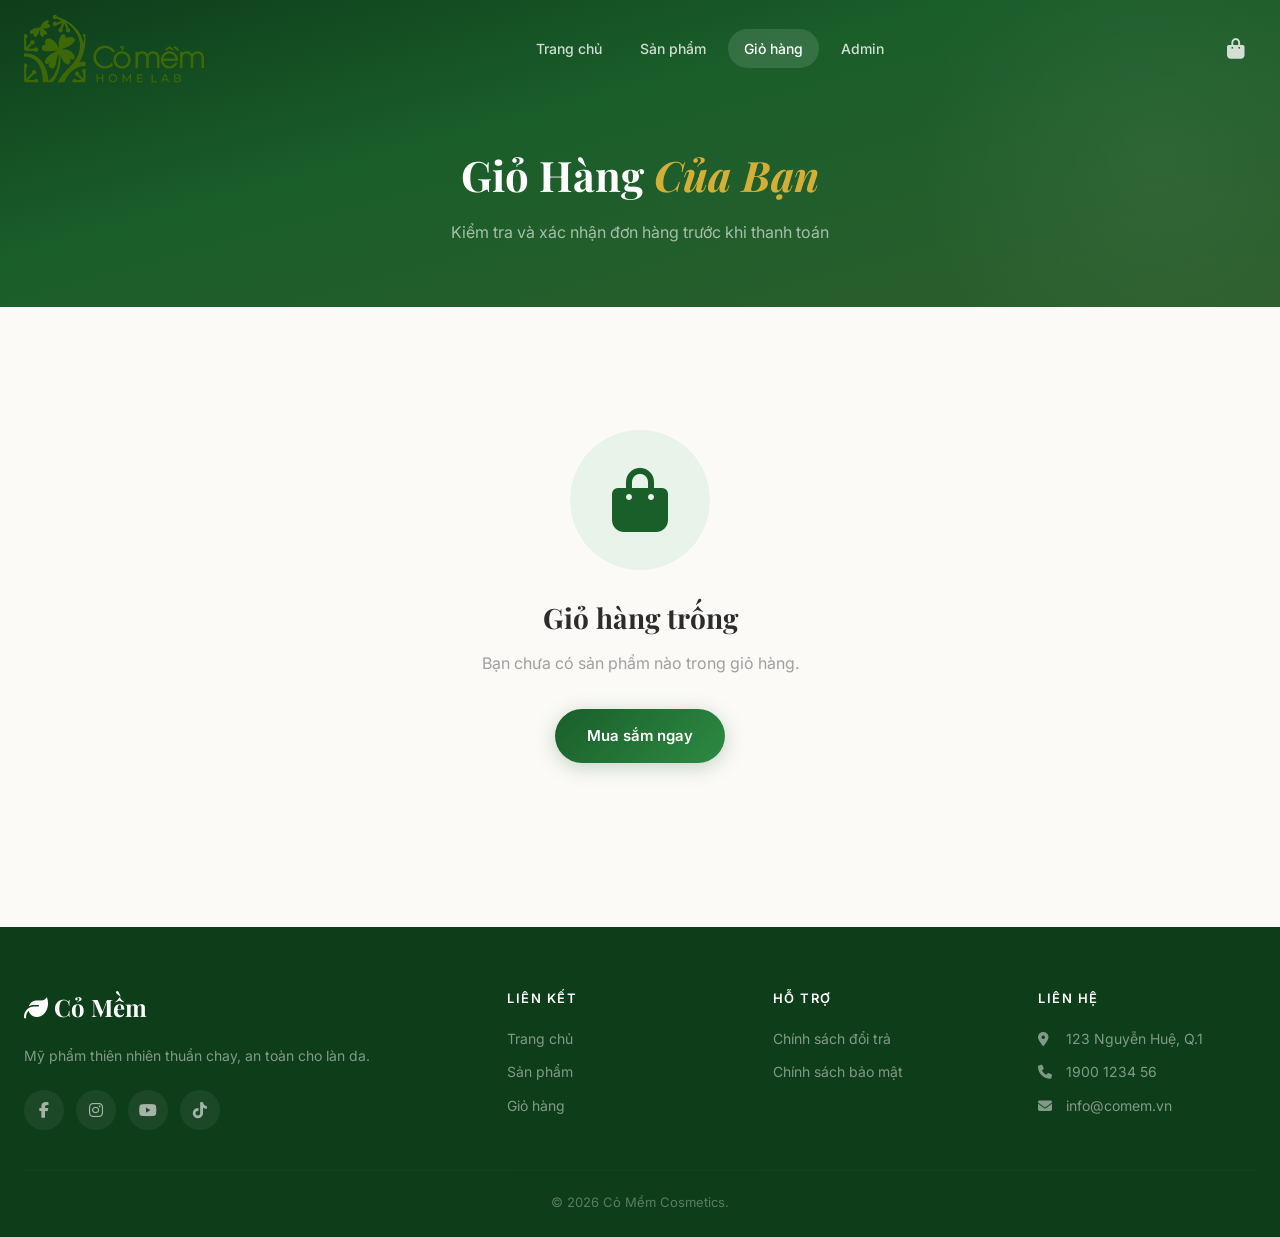
<file: gio-hang.html>
<!DOCTYPE html>
<html lang="vi">
<head>
  <meta charset="UTF-8">
  <meta name="viewport" content="width=device-width, initial-scale=1.0">
  <title>Giỏ hàng - Cỏ Mềm</title>
  <link rel="stylesheet" href="https://cdnjs.cloudflare.com/ajax/libs/font-awesome/6.5.0/css/all.min.css">
  <link rel="preconnect" href="https://fonts.googleapis.com">
  <link rel="preconnect" href="https://fonts.gstatic.com" crossorigin>
  <link href="https://fonts.googleapis.com/css2?family=Playfair+Display:ital,wght@0,400;0,600;0,700;1,400&family=Inter:wght@300;400;500;600;700&display=swap" rel="stylesheet">
  <link rel="stylesheet" href="css/style.css">
  <style>
    .cart-hero {
      background: linear-gradient(165deg, #0e3d1a 0%, #1a5e2a 40%, #2d5e2d 100%);
      padding: 140px 24px 60px;
      position: relative;
      overflow: hidden;
      text-align: center;
    }
    .cart-hero::before {
      content: '';
      position: absolute;
      top: -30%; right: -10%;
      width: 500px; height: 500px;
      background: radial-gradient(circle, rgba(255,255,255,0.05) 0%, transparent 70%);
      border-radius: 50%;
    }
    .cart-hero-inner {
      max-width: 1280px;
      margin: 0 auto;
      position: relative;
      z-index: 1;
    }
    .cart-hero h1 {
      font-size: 42px;
      color: white;
      font-weight: 700;
    }
    .cart-hero h1 em { color: var(--secondary); font-style: italic; }
    .cart-hero p {
      color: rgba(255,255,255,0.6);
      font-size: 16px;
      margin-top: 8px;
    }

    .cart-container {
      max-width: 1200px;
      margin: 0 auto;
      padding: 40px 24px 80px;
    }

    .cart-layout {
      display: grid;
      grid-template-columns: 1fr 400px;
      gap: 32px;
      align-items: start;
    }

    .cart-layout.empty {
      display: flex;
      justify-content: center;
      align-items: center;
      min-height: 500px;
    }

    .cart-items-list {
      display: flex;
      flex-direction: column;
      gap: 16px;
    }

    .cart-item {
      display: flex;
      gap: 20px;
      background: var(--white);
      padding: 24px;
      border-radius: var(--radius);
      box-shadow: var(--shadow-sm);
      border: 1px solid rgba(0,0,0,0.03);
      transition: var(--transition);
      position: relative;
    }

    .cart-item:hover {
      box-shadow: var(--shadow-lg);
      transform: translateY(-4px);
    }

    .cart-item-img {
      width: 120px;
      height: 120px;
      border-radius: var(--radius-sm);
      overflow: hidden;
      flex-shrink: 0;
      background: var(--gray);
    }

    .cart-item-img img {
      width: 100%;
      height: 100%;
      object-fit: cover;
      transition: transform 0.5s ease;
    }

    .cart-item:hover .cart-item-img img {
      transform: scale(1.05);
    }

    .cart-item-details {
      flex: 1;
      display: flex;
      flex-direction: column;
      min-width: 0;
    }

    .cart-item-header {
      display: flex;
      justify-content: space-between;
      align-items: flex-start;
      gap: 12px;
      margin-bottom: 8px;
    }

    .cart-item-name {
      font-size: 16px;
      font-weight: 600;
      color: var(--text);
      line-height: 1.4;
    }

    .cart-item-remove {
      background: none;
      border: none;
      color: #ccc;
      font-size: 20px;
      cursor: pointer;
      transition: var(--transition);
      width: 32px;
      height: 32px;
      border-radius: 50%;
      display: flex;
      align-items: center;
      justify-content: center;
      flex-shrink: 0;
    }

    .cart-item-remove:hover {
      background: #fce4ec;
      color: #e53935;
      transform: rotate(90deg);
    }

    .cart-item-meta {
      display: flex;
      gap: 16px;
      align-items: center;
      margin-bottom: 12px;
      flex-wrap: wrap;
    }

    .cart-item-capacity {
      font-size: 13px;
      color: var(--text-muted);
      background: var(--primary-soft);
      padding: 4px 12px;
      border-radius: 50px;
      color: var(--primary);
      font-weight: 500;
    }

    .cart-item-unit-price {
      font-size: 13px;
      color: var(--text-muted);
    }

    .cart-item-bottom {
      display: flex;
      align-items: center;
      justify-content: space-between;
      gap: 16px;
      margin-top: auto;
      flex-wrap: wrap;
    }

    .cart-item-qty {
      display: flex;
      align-items: center;
      background: var(--primary-soft);
      border-radius: 50px;
      padding: 4px;
    }

    .cart-item-qty button {
      width: 36px;
      height: 36px;
      border: none;
      background: var(--white);
      border-radius: 50%;
      cursor: pointer;
      font-size: 18px;
      font-weight: 600;
      transition: var(--transition);
      display: flex;
      align-items: center;
      justify-content: center;
      color: var(--text);
      box-shadow: 0 2px 8px rgba(0,0,0,0.06);
    }

    .cart-item-qty button:hover {
      background: var(--primary);
      color: white;
      transform: scale(1.05);
    }

    .cart-item-qty span {
      width: 32px;
      text-align: center;
      font-weight: 700;
      font-size: 16px;
      color: var(--text);
    }

    .cart-item-total {
      font-weight: 700;
      font-size: 20px;
      color: var(--primary);
      font-family: 'Playfair Display', serif;
    }

    .cart-empty-state {
      display: none;
      flex-direction: column;
      align-items: center;
      justify-content: center;
      text-align: center;
      padding: 80px 20px;
      min-height: 500px;
    }

    .cart-empty-icon {
      width: 140px;
      height: 140px;
      border-radius: 50%;
      background: var(--primary-soft);
      display: flex;
      align-items: center;
      justify-content: center;
      margin-bottom: 24px;
    }

    .cart-empty-icon i {
      font-size: 64px;
      color: var(--primary);
    }

    .cart-empty-state h2 {
      font-size: 28px;
      margin-bottom: 8px;
      color: var(--text);
    }

    .cart-empty-state p {
      color: var(--text-muted);
      margin-bottom: 32px;
      font-size: 16px;
    }

    .cart-summary-card {
      background: var(--white);
      border-radius: var(--radius);
      padding: 32px;
      box-shadow: var(--shadow-lg);
      border: 1px solid rgba(0,0,0,0.03);
      position: sticky;
      top: 100px;
    }

    .cart-summary-header {
      font-size: 22px;
      font-weight: 700;
      margin-bottom: 24px;
      color: var(--text);
      padding-bottom: 16px;
      border-bottom: 2px solid var(--gray);
    }

    .cart-summary-row {
      display: flex;
      justify-content: space-between;
      padding: 12px 0;
      font-size: 15px;
      color: var(--text-light);
    }

    .cart-summary-row.total {
      border-top: 2px solid var(--gray);
      margin-top: 16px;
      padding-top: 20px;
      font-size: 24px;
      font-weight: 700;
      color: var(--primary);
      font-family: 'Playfair Display', serif;
    }

    .cart-summary-shipping {
      color: var(--primary);
      font-weight: 600;
    }

    .cart-checkout-btn {
      width: 100%;
      padding: 16px;
      background: linear-gradient(135deg, var(--primary), var(--primary-light));
      color: white;
      border: none;
      border-radius: 50px;
      font-size: 16px;
      font-weight: 600;
      cursor: pointer;
      transition: var(--transition);
      margin-top: 24px;
      display: flex;
      align-items: center;
      justify-content: center;
      gap: 12px;
      box-shadow: 0 4px 20px rgba(26,94,42,0.25);
    }

    .cart-checkout-btn:hover {
      transform: translateY(-3px);
      box-shadow: 0 8px 30px rgba(26,94,42,0.35);
    }

    .cart-continue {
      display: block;
      text-align: center;
      margin-top: 16px;
      font-size: 14px;
      font-weight: 500;
      color: var(--text-muted);
      transition: var(--transition);
      text-decoration: underline;
      text-underline-offset: 4px;
    }

    .cart-continue:hover {
      color: var(--primary);
    }

    @media (max-width: 900px) {
      .cart-layout {
        grid-template-columns: 1fr;
      }
      .cart-summary-card {
        position: static;
      }
    }

    @media (max-width: 600px) {
      .cart-item {
        flex-direction: column;
        gap: 16px;
        padding: 20px;
      }
      .cart-item-img {
        width: 100%;
        height: 200px;
      }
      .cart-item-header {
        flex-direction: row-reverse;
      }
      .cart-item-bottom {
        flex-direction: column;
        align-items: flex-start;
        gap: 16px;
      }
      .cart-item-total {
        font-size: 18px;
      }
    }
  </style>
</head>
<body>

<header class="header scrolled">
  <div class="header-inner">
    <a href="index.html" class="logo"><img src="IMG/logoV2.png" alt="Cỏ Mềm"></a>
    <nav class="nav">
      <a href="index.html">Trang chủ</a>
      <a href="danh-muc.html">Sản phẩm</a>
      <a href="gio-hang.html" class="active">Giỏ hàng</a>
      <a href="admin/index.html">Admin</a>
    </nav>
    <div class="header-actions">
      <a href="gio-hang.html"><i class="fas fa-shopping-bag"></i><span class="cart-count">0</span></a>
      <button class="mobile-menu-btn"><i class="fas fa-bars"></i></button>
    </div>
  </div>
</header>

<div class="cart-hero">
  <div class="cart-hero-inner">
    <h1>Giỏ Hàng <em>Của Bạn</em></h1>
    <p>Kiểm tra và xác nhận đơn hàng trước khi thanh toán</p>
  </div>
</div>

<div class="cart-container">
  <div id="cart-empty" class="cart-empty-state">
    <div class="cart-empty-icon">
      <i class="fas fa-shopping-bag"></i>
    </div>
    <h2>Giỏ hàng trống</h2>
    <p>Bạn chưa có sản phẩm nào trong giỏ hàng.</p>
    <a href="danh-muc.html" class="btn-primary">Mua sắm ngay</a>
  </div>
  <div class="cart-layout" id="cart-layout">
    <div class="cart-items-list">
      <div id="cart-items"></div>
    </div>
    <div class="cart-summary-card" id="cart-summary" style="display:none;">
      <h3 class="cart-summary-header">Tóm tắt đơn hàng</h3>
      <div class="cart-summary-row">
        <span>Tạm tính</span>
        <span id="cart-subtotal">0₫</span>
      </div>
      <div class="cart-summary-row">
        <span>Phí vận chuyển</span>
        <span class="cart-summary-shipping">Miễn phí</span>
      </div>
      <div class="cart-summary-row total">
        <span>Tổng cộng</span>
        <span id="cart-total-final">0₫</span>
      </div>
      <button class="cart-checkout-btn" onclick="location.href='thanh-toan.html'">
        Tiến hành thanh toán <i class="fas fa-arrow-right"></i>
      </button>
      <a href="danh-muc.html" class="cart-continue">Tiếp tục mua sắm</a>
    </div>
  </div>
</div>

<footer class="footer">
  <div class="footer-inner">
    <div class="footer-brand">
      <h3><i class="fas fa-leaf"></i> Cỏ Mềm</h3>
      <p>Mỹ phẩm thiên nhiên thuần chay, an toàn cho làn da.</p>
      <div class="footer-social">
        <a href="#"><i class="fab fa-facebook-f"></i></a>
        <a href="#"><i class="fab fa-instagram"></i></a>
        <a href="#"><i class="fab fa-youtube"></i></a>
        <a href="#"><i class="fab fa-tiktok"></i></a>
      </div>
    </div>
    <div class="footer-col">
      <h4>Liên kết</h4>
      <a href="index.html">Trang chủ</a>
      <a href="danh-muc.html">Sản phẩm</a>
      <a href="gio-hang.html">Giỏ hàng</a>
    </div>
    <div class="footer-col">
      <h4>Hỗ trợ</h4>
      <a href="#">Chính sách đổi trả</a>
      <a href="#">Chính sách bảo mật</a>
    </div>
    <div class="footer-col">
      <h4>Liên hệ</h4>
      <a href="#"><i class="fas fa-map-marker-alt"></i> 123 Nguyễn Huệ, Q.1</a>
      <a href="#"><i class="fas fa-phone"></i> 1900 1234 56</a>
      <a href="#"><i class="fas fa-envelope"></i> info@comem.vn</a>
    </div>
  </div>
  <div class="footer-bottom">&copy; 2026 Cỏ Mềm Cosmetics.</div>
</footer>

<div class="toast"></div>

<script src="data/products.js"></script>
<script src="js/main.js"></script>
<script>
  function renderCart() {
    const container = document.getElementById('cart-items');
    const summary = document.getElementById('cart-summary');
    const empty = document.getElementById('cart-empty');
    const layout = document.getElementById('cart-layout');

    if (cart.length === 0) {
      container.innerHTML = '';
      empty.style.display = 'flex';
      layout.style.display = 'none';
      return;
    }

    empty.style.display = 'none';
    layout.style.display = 'grid';
    summary.style.display = 'block';

    container.innerHTML = cart.map(item => {
      const product = products.find(p => p.id === item.id);
      const img = product ? product.image : item.image;
      const name = product ? product.name : item.name;
      const volume = product ? product.volume : '';
      return `
        <div class="cart-item">
          <div class="cart-item-img">
            <img src="${img}" alt="${name}">
          </div>
          <div class="cart-item-details">
            <div class="cart-item-header">
              <div class="cart-item-name">${name}</div>
              <button class="cart-item-remove" onclick="removeFromCart(${item.id})">&times;</button>
            </div>
            <div class="cart-item-meta">
              <span class="cart-item-capacity"><i class="fas fa-box"></i> ${volume}</span>
              <span class="cart-item-unit-price">Đơn giá: ${formatPrice(item.price)}</span>
            </div>
            <div class="cart-item-bottom">
              <div class="cart-item-qty">
                <button onclick="updateQty(${item.id}, ${item.qty - 1})">−</button>
                <span>${item.qty}</span>
                <button onclick="updateQty(${item.id}, ${item.qty + 1})">+</button>
              </div>
              <div class="cart-item-total">${formatPrice(item.price * item.qty)}</div>
            </div>
          </div>
        </div>
      `;
    }).join('');

    const subtotal = getCartTotal();
    document.getElementById('cart-subtotal').textContent = formatPrice(subtotal);
    document.getElementById('cart-total-final').textContent = formatPrice(subtotal);
  }

  document.addEventListener('DOMContentLoaded', renderCart);
</script>
</body>
</html>
</file>
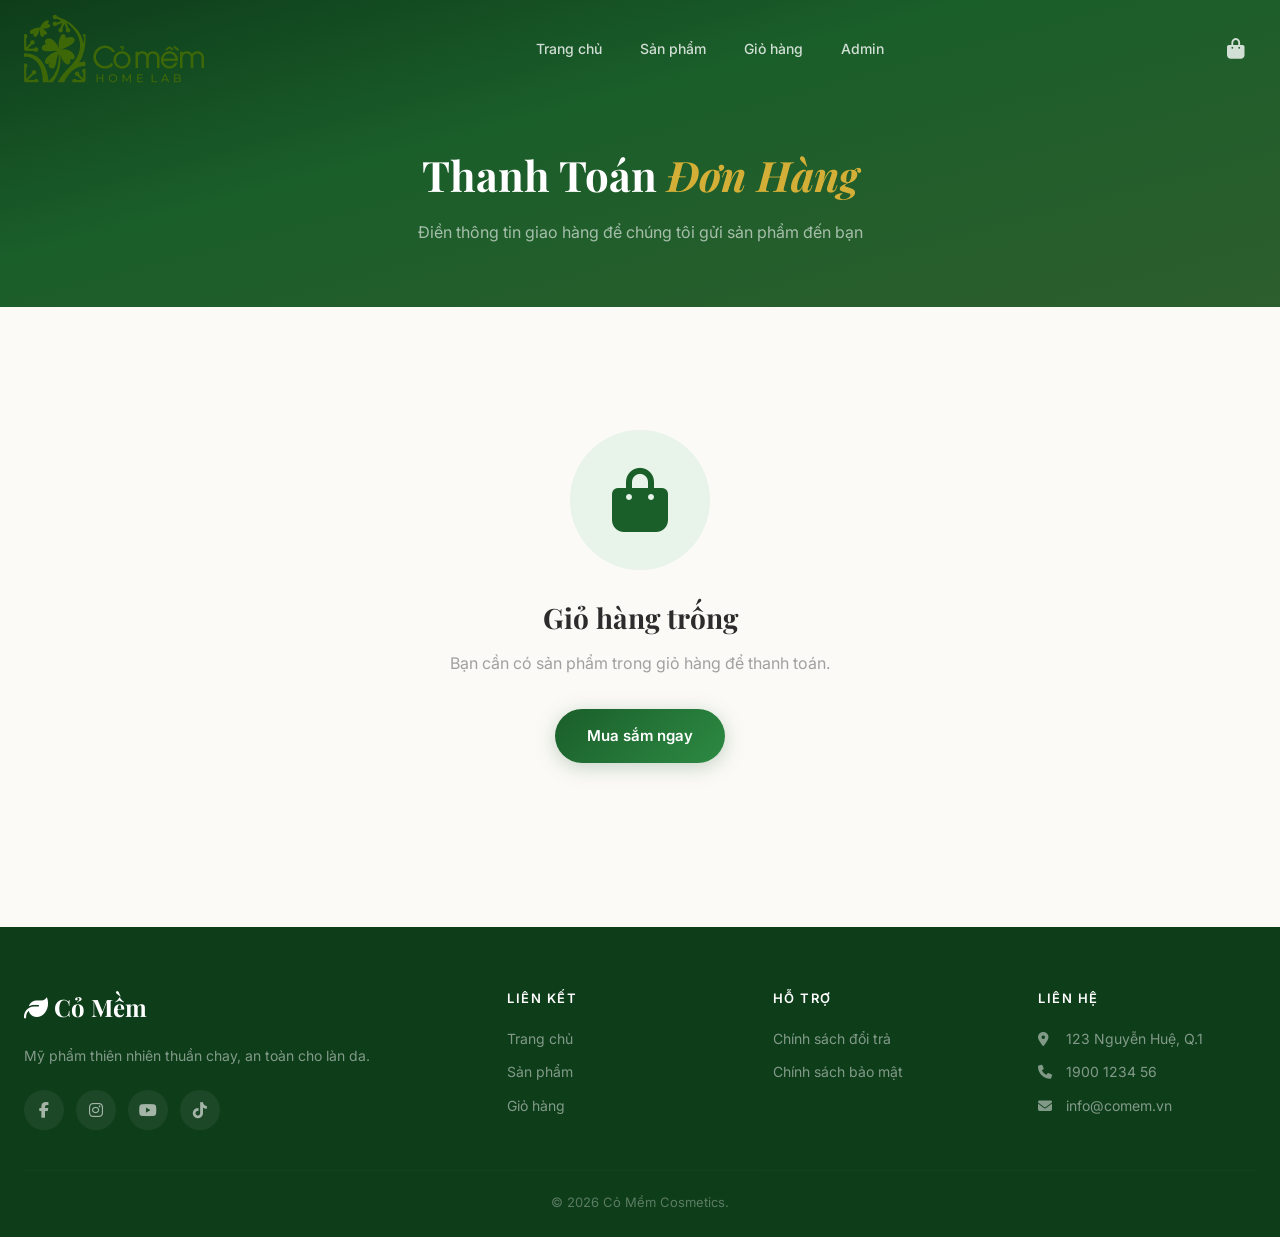
<file: thanh-toan.html>
<!DOCTYPE html>
<html lang="vi">
<head>
  <meta charset="UTF-8">
  <meta name="viewport" content="width=device-width, initial-scale=1.0">
  <title>Thanh toán - Cỏ Mềm</title>
  <link rel="stylesheet" href="https://cdnjs.cloudflare.com/ajax/libs/font-awesome/6.5.0/css/all.min.css">
  <link rel="preconnect" href="https://fonts.googleapis.com">
  <link rel="preconnect" href="https://fonts.gstatic.com" crossorigin>
  <link href="https://fonts.googleapis.com/css2?family=Playfair+Display:ital,wght@0,400;0,600;0,700;1,400&family=Inter:wght@300;400;500;600;700&display=swap" rel="stylesheet">
  <link rel="stylesheet" href="css/style.css">
  <style>
    .checkout-hero {
      background: linear-gradient(165deg, #0e3d1a 0%, #1a5e2a 40%, #2d5e2d 100%);
      padding: 140px 24px 60px;
      text-align: center;
    }
    .checkout-hero h1 { font-size: 42px; color: white; font-weight: 700; }
    .checkout-hero h1 em { color: var(--secondary); font-style: italic; }
    .checkout-hero p { color: rgba(255,255,255,0.6); margin-top: 8px; }

    .checkout-container {
      max-width: 1200px;
      margin: 0 auto;
      padding: 40px 24px 80px;
    }

    .checkout-empty {
      text-align: center;
      padding: 80px 20px;
      min-height: 500px;
      display: flex;
      flex-direction: column;
      align-items: center;
      justify-content: center;
    }
    .checkout-empty .empty-icon {
      width: 140px; height: 140px;
      background: var(--primary-soft);
      border-radius: 50%;
      display: flex; align-items: center; justify-content: center;
      margin-bottom: 24px;
    }
    .checkout-empty .empty-icon i { font-size: 64px; color: var(--primary); }
    .checkout-empty h2 { font-size: 28px; margin-bottom: 8px; }
    .checkout-empty p { color: var(--text-muted); margin-bottom: 32px; font-size: 16px; }

    .checkout-layout {
      display: grid;
      grid-template-columns: 1fr 1fr;
      gap: 40px;
      align-items: start;
    }
    .checkout-layout.success {
      display: flex;
      justify-content: center;
      align-items: center;
      min-height: 400px;
    }

    .checkout-section {
      background: var(--white);
      border-radius: var(--radius);
      padding: 32px;
      box-shadow: var(--shadow-sm);
      border: 1px solid rgba(0,0,0,0.03);
    }
    .checkout-section h2 {
      font-size: 22px;
      font-weight: 700;
      margin-bottom: 24px;
      display: flex;
      align-items: center;
      gap: 12px;
    }
    .checkout-section h2 i { color: var(--primary); }

    .form-group { margin-bottom: 20px; }
    .form-group label {
      display: block;
      font-weight: 600;
      font-size: 14px;
      margin-bottom: 6px;
      color: var(--text);
    }
    .form-group label .required { color: #e53935; }
    .form-group input,
    .form-group textarea {
      width: 100%;
      padding: 12px 16px;
      border: 1.5px solid var(--gray-border);
      border-radius: var(--radius-sm);
      font-size: 15px;
      font-family: 'Inter', sans-serif;
      outline: none;
      transition: var(--transition);
    }
    .form-group input:focus,
    .form-group textarea:focus {
      border-color: var(--primary);
      box-shadow: 0 0 0 3px var(--primary-glow);
    }
    .form-group textarea { resize: vertical; min-height: 80px; }
    .form-row { display: flex; gap: 16px; }
    .form-row .form-group { flex: 1; }

    .order-summary-items {
      margin-bottom: 20px;
    }
    .order-summary-item {
      display: flex;
      gap: 16px;
      padding: 12px 0;
      border-bottom: 1px solid var(--gray);
    }
    .order-summary-item:last-child { border-bottom: none; }
    .order-summary-item img {
      width: 60px; height: 60px;
      border-radius: 8px;
      object-fit: cover;
      flex-shrink: 0;
      background: var(--gray);
    }
    .order-summary-item .info { flex: 1; min-width: 0; }
    .order-summary-item .info .name { font-weight: 600; font-size: 14px; margin-bottom: 4px; }
    .order-summary-item .info .meta { font-size: 13px; color: var(--text-muted); }
    .order-summary-item .info .qty-price {
      display: flex; justify-content: space-between; align-items: center;
      margin-top: 4px;
    }
    .order-summary-item .info .qty-price .qty { font-size: 13px; color: var(--text-muted); }
    .order-summary-item .info .qty-price .price { font-weight: 700; color: var(--primary); }

    .order-totals {
      border-top: 2px solid var(--gray);
      padding-top: 16px;
    }
    .order-totals .row {
      display: flex; justify-content: space-between;
      padding: 8px 0;
      font-size: 15px;
      color: var(--text-light);
    }
    .order-totals .row.total {
      font-size: 24px;
      font-weight: 700;
      color: var(--primary);
      font-family: 'Playfair Display', serif;
      border-top: 2px solid var(--gray);
      margin-top: 12px;
      padding-top: 16px;
    }
    .order-totals .row .shipping { color: var(--primary); font-weight: 600; }

    .payment-method {
      background: var(--primary-soft);
      border-radius: var(--radius-sm);
      padding: 16px;
      display: flex;
      align-items: center;
      gap: 12px;
      margin-bottom: 24px;
    }
    .payment-method i { font-size: 24px; color: var(--primary); }
    .payment-method .info { font-size: 14px; color: var(--text); }
    .payment-method .info strong { display: block; margin-bottom: 2px; }

    .checkout-submit {
      width: 100%;
      padding: 16px;
      background: linear-gradient(135deg, var(--primary), var(--primary-light));
      color: white;
      border: none;
      border-radius: 50px;
      font-size: 16px;
      font-weight: 600;
      cursor: pointer;
      transition: var(--transition);
      display: flex;
      align-items: center;
      justify-content: center;
      gap: 12px;
      box-shadow: 0 4px 20px rgba(26,94,42,0.25);
    }
    .checkout-submit:hover {
      transform: translateY(-3px);
      box-shadow: 0 8px 30px rgba(26,94,42,0.35);
    }

    .checkout-back {
      display: block;
      text-align: center;
      margin-top: 16px;
      font-size: 14px;
      color: var(--text-muted);
      text-decoration: underline;
      text-underline-offset: 4px;
    }
    .checkout-back:hover { color: var(--primary); }

    .success-screen {
      text-align: center;
      padding: 60px 20px;
      max-width: 500px;
      width: 100%;
    }
    .success-screen .success-icon {
      width: 120px; height: 120px;
      background: var(--primary-soft);
      border-radius: 50%;
      display: flex; align-items: center; justify-content: center;
      margin: 0 auto 24px;
    }
    .success-screen .success-icon i { font-size: 56px; color: var(--primary); }
    .success-screen h2 { font-size: 28px; margin-bottom: 8px; color: var(--text); }
    .success-screen p { color: var(--text-muted); margin-bottom: 8px; }
    .success-screen .order-id { font-size: 14px; color: var(--primary); font-weight: 600; margin-bottom: 32px; }

    @media (max-width: 800px) {
      .checkout-layout { grid-template-columns: 1fr; }
      .form-row { flex-direction: column; }
    }
  </style>
</head>
<body>

<header class="header scrolled">
  <div class="header-inner">
    <a href="index.html" class="logo"><img src="IMG/logoV2.png" alt="Cỏ Mềm"></a>
    <nav class="nav">
      <a href="index.html">Trang chủ</a>
      <a href="danh-muc.html">Sản phẩm</a>
      <a href="gio-hang.html">Giỏ hàng</a>
      <a href="admin/index.html">Admin</a>
    </nav>
    <div class="header-actions">
      <a href="gio-hang.html"><i class="fas fa-shopping-bag"></i><span class="cart-count">0</span></a>
      <button class="mobile-menu-btn"><i class="fas fa-bars"></i></button>
    </div>
  </div>
</header>

<div class="checkout-hero">
  <h1>Thanh Toán <em>Đơn Hàng</em></h1>
  <p>Điền thông tin giao hàng để chúng tôi gửi sản phẩm đến bạn</p>
</div>

<div class="checkout-container">
  <div id="checkout-empty" class="checkout-empty" style="display:none;">
    <div class="empty-icon"><i class="fas fa-shopping-bag"></i></div>
    <h2>Giỏ hàng trống</h2>
    <p>Bạn cần có sản phẩm trong giỏ hàng để thanh toán.</p>
    <a href="danh-muc.html" class="btn-primary">Mua sắm ngay</a>
  </div>

  <div class="checkout-layout" id="checkout-layout">
    <div class="checkout-section">
      <h2><i class="fas fa-file-invoice"></i> Thông tin giao hàng</h2>
      <form id="order-form" onsubmit="submitOrder(event)">
        <div class="form-row">
          <div class="form-group">
            <label>Họ và tên <span class="required">*</span></label>
            <input type="text" id="order-name" required placeholder="Nguyễn Văn A">
          </div>
          <div class="form-group">
            <label>Số điện thoại <span class="required">*</span></label>
            <input type="tel" id="order-phone" required placeholder="0987654321">
          </div>
        </div>
        <div class="form-group">
          <label>Email</label>
          <input type="email" id="order-email" placeholder="email@example.com">
        </div>
        <div class="form-group">
          <label>Địa chỉ giao hàng <span class="required">*</span></label>
          <input type="text" id="order-address" required placeholder="Số nhà, đường, phường/xã, quận/huyện, tỉnh/thành phố">
        </div>
        <div class="form-group">
          <label>Ghi chú</label>
          <textarea id="order-note" placeholder="Ghi chú cho đơn hàng (nếu có)"></textarea>
        </div>
        <button type="submit" class="checkout-submit">
          <i class="fas fa-check"></i> Đặt hàng
        </button>
        <a href="gio-hang.html" class="checkout-back">Quay lại giỏ hàng</a>
      </form>
    </div>

    <div class="checkout-section">
      <h2><i class="fas fa-receipt"></i> Đơn hàng của bạn</h2>
      <div class="order-summary-items" id="checkout-items"></div>
      <div class="order-totals">
        <div class="row"><span>Tạm tính</span><span id="checkout-subtotal">0₫</span></div>
        <div class="row"><span>Phí vận chuyển</span><span class="shipping">Miễn phí</span></div>
        <div class="row total"><span>Tổng cộng</span><span id="checkout-total">0₫</span></div>
      </div>
      <div class="payment-method">
        <i class="fas fa-truck"></i>
        <div class="info">
          <strong>Thanh toán khi nhận hàng (COD)</strong>
          Bạn sẽ thanh toán bằng tiền mặt khi nhận được hàng.
        </div>
      </div>
    </div>
  </div>
</div>

<footer class="footer">
  <div class="footer-inner">
    <div class="footer-brand">
      <h3><i class="fas fa-leaf"></i> Cỏ Mềm</h3>
      <p>Mỹ phẩm thiên nhiên thuần chay, an toàn cho làn da.</p>
      <div class="footer-social">
        <a href="#"><i class="fab fa-facebook-f"></i></a>
        <a href="#"><i class="fab fa-instagram"></i></a>
        <a href="#"><i class="fab fa-youtube"></i></a>
        <a href="#"><i class="fab fa-tiktok"></i></a>
      </div>
    </div>
    <div class="footer-col">
      <h4>Liên kết</h4>
      <a href="index.html">Trang chủ</a>
      <a href="danh-muc.html">Sản phẩm</a>
      <a href="gio-hang.html">Giỏ hàng</a>
    </div>
    <div class="footer-col">
      <h4>Hỗ trợ</h4>
      <a href="#">Chính sách đổi trả</a>
      <a href="#">Chính sách bảo mật</a>
    </div>
    <div class="footer-col">
      <h4>Liên hệ</h4>
      <a href="#"><i class="fas fa-map-marker-alt"></i> 123 Nguyễn Huệ, Q.1</a>
      <a href="#"><i class="fas fa-phone"></i> 1900 1234 56</a>
      <a href="#"><i class="fas fa-envelope"></i> info@comem.vn</a>
    </div>
  </div>
  <div class="footer-bottom">&copy; 2026 Cỏ Mềm Cosmetics.</div>
</footer>

<div class="toast"></div>

<script src="data/products.js"></script>
<script src="js/main.js"></script>
<script>
  function submitOrder(e) {
    e.preventDefault();
    if (cart.length === 0) { showToast('Giỏ hàng trống!'); return; }
    const name = document.getElementById('order-name').value.trim();
    const phone = document.getElementById('order-phone').value.trim();
    const address = document.getElementById('order-address').value.trim();
    if (!name || !phone || !address) { showToast('Vui lòng điền đầy đủ thông tin bắt buộc!'); return; }
    const order = {
      id: Date.now(), date: new Date().toLocaleDateString('vi-VN'),
      customer: name, phone, email: document.getElementById('order-email').value.trim(),
      address, note: document.getElementById('order-note').value.trim(),
      items: [...cart], total: getCartTotal(), status: 'pending'
    };
    const orders = JSON.parse(localStorage.getItem('comem-orders')) || [];
    orders.unshift(order);
    localStorage.setItem('comem-orders', JSON.stringify(orders));
    cart = []; saveCart();
    const el = document.getElementById('checkout-layout');
    el.classList.add('success');
    el.innerHTML = `
      <div class="success-screen">
        <div class="success-icon"><i class="fas fa-check-circle"></i></div>
        <h2>Đặt hàng thành công!</h2>
        <p>Cảm ơn bạn đã đặt hàng tại Cỏ Mềm.</p>
        <p>Chúng tôi sẽ liên hệ với bạn trong thời gian sớm nhất.</p>
        <div class="order-id"><i class="fas fa-hashtag"></i> Mã đơn hàng: #${order.id}</div>
        <a href="index.html" class="btn-primary">Về trang chủ</a>
      </div>`;
  }

  function renderCheckoutSummary() {
    document.getElementById('checkout-items').innerHTML = cart.map(item => {
      const product = products.find(p => p.id === item.id);
      const img = product ? product.image : item.image;
      const name = product ? product.name : item.name;
      const volume = product ? product.volume : '';
      return `
        <div class="order-summary-item">
          <img src="${img}" alt="${name}">
          <div class="info">
            <div class="name">${name}</div>
            <div class="meta">${volume}</div>
            <div class="qty-price">
              <span class="qty">Số lượng: <strong>${item.qty}</strong></span>
              <span class="price">${formatPrice(item.price * item.qty)}</span>
            </div>
          </div>
        </div>
      `;
    }).join('');
    const total = getCartTotal();
    document.getElementById('checkout-subtotal').textContent = formatPrice(total);
    document.getElementById('checkout-total').textContent = formatPrice(total);
  }

  document.addEventListener('DOMContentLoaded', function() {
    if (cart.length === 0) {
      document.getElementById('checkout-empty').style.display = 'flex';
      document.getElementById('checkout-layout').style.display = 'none';
    } else {
      renderCheckoutSummary();
    }
  });
</script>
</body>
</html>
</file>
<file: css/style.css>
/* ===== RESET & BASE ===== */
* { margin: 0; padding: 0; box-sizing: border-box; }

:root {
  --primary: #1a5e2a;
  --primary-light: #2d8a43;
  --primary-dark: #0e3d1a;
  --primary-soft: #e8f3e9;
  --primary-glow: rgba(26, 94, 42, 0.12);
  --secondary: #d4af37;
  --secondary-light: #f5e6c8;
  --bg: #fcfaf7;
  --bg-cream: #f7f0ea;
  --bg-green-light: #f0f7f0;
  --text: #2c2c2c;
  --text-light: #6b6b6b;
  --text-muted: #a0a0a0;
  --white: #ffffff;
  --gray: #f5f5f5;
  --gray-border: #e8e8e8;
  --shadow-sm: 0 2px 16px rgba(0,0,0,0.04);
  --shadow: 0 4px 24px rgba(0,0,0,0.06);
  --shadow-lg: 0 12px 48px rgba(0,0,0,0.08);
  --shadow-xl: 0 24px 80px rgba(0,0,0,0.1);
  --radius: 16px;
  --radius-sm: 10px;
  --radius-xs: 6px;
  --radius-full: 999px;
  --transition: all 0.35s cubic-bezier(0.25, 0.46, 0.45, 0.94);
}

html { scroll-behavior: smooth; }

body {
  font-family: 'Inter', -apple-system, BlinkMacSystemFont, 'Segoe UI', sans-serif;
  color: var(--text);
  background: var(--bg);
  line-height: 1.7;
  -webkit-font-smoothing: antialiased;
  overflow-x: hidden;
}

h1, h2, h3, h4, h5 {
  font-family: 'Playfair Display', Georgia, serif;
}

a { text-decoration: none; color: inherit; }
ul { list-style: none; }
img { max-width: 100%; display: block; }

/* ===== HEADER ===== */
.header {
  position: fixed; top: 0; left: 0; right: 0;
  z-index: 1000;
  transition: var(--transition);
  padding: 0;
}
.header.scrolled {
  background: rgba(255,255,255,0.9);
  backdrop-filter: blur(24px);
  -webkit-backdrop-filter: blur(24px);
  box-shadow: 0 1px 30px rgba(0,0,0,0.04);
  border-bottom: 1px solid rgba(0,0,0,0.03);
}

.header-inner {
  max-width: 1280px;
  margin: 0 auto;
  padding: 14px 24px;
  display: flex;
  align-items: center;
  justify-content: space-between;
}

.logo {
  display: flex;
  align-items: center;
  gap: 10px;
  font-size: 22px;
  font-weight: 700;
  color: var(--white);
  letter-spacing: -0.5px;
  transition: var(--transition);
}
.header.scrolled .logo { color: var(--primary); }
.logo i { font-size: 22px; }

.nav { display: flex; gap: 6px; }
.nav a {
  padding: 8px 16px;
  border-radius: var(--radius-full);
  font-weight: 500;
  font-size: 14px;
  color: rgba(255,255,255,0.8);
  transition: var(--transition);
}
.header.scrolled .nav a { color: var(--text); }
.nav a:hover, .nav a.active {
  background: rgba(255,255,255,0.12);
  color: white;
}
.header.scrolled .nav a:hover,
.header.scrolled .nav a.active {
  background: var(--primary-soft);
  color: var(--primary);
}

.header-actions { display: flex; align-items: center; gap: 12px; }
.header-actions a {
  position: relative;
  font-size: 20px;
  color: rgba(255,255,255,0.8);
  width: 40px; height: 40px;
  display: flex; align-items: center; justify-content: center;
  border-radius: 50%;
  transition: var(--transition);
}
.header.scrolled .header-actions a { color: var(--text); }
.header-actions a:hover {
  background: rgba(255,255,255,0.12);
  color: white;
}
.header.scrolled .header-actions a:hover {
  background: var(--primary-soft);
  color: var(--primary);
}

.cart-count {
  position: absolute;
  top: 2px; right: 2px;
  background: var(--secondary);
  color: white;
  font-size: 10px;
  font-weight: 700;
  width: 18px; height: 18px;
  border-radius: 50%;
  display: flex;
  align-items: center; justify-content: center;
  box-shadow: 0 2px 6px rgba(212,175,55,0.3);
}

.mobile-menu-btn {
  display: none;
  font-size: 22px;
  background: none; border: none;
  cursor: pointer;
  color: var(--text);
  width: 40px; height: 40px;
  border-radius: 50%;
  align-items: center; justify-content: center;
}

/* ===== BUTTONS ===== */
.btn-primary {
  display: inline-flex;
  align-items: center;
  gap: 10px;
  background: linear-gradient(135deg, var(--primary), var(--primary-light));
  color: white;
  padding: 14px 32px;
  border-radius: var(--radius-full);
  font-weight: 600;
  font-size: 15px;
  transition: var(--transition);
  border: none;
  cursor: pointer;
  box-shadow: 0 4px 20px rgba(26,94,42,0.25);
}

.btn-primary:hover {
  transform: translateY(-3px);
  box-shadow: 0 8px 30px rgba(26,94,42,0.35);
}

.btn-primary i { font-size: 14px; transition: var(--transition); }
.btn-primary:hover i { transform: translateX(4px); }

.btn-outline {
  display: inline-flex;
  align-items: center;
  gap: 10px;
  padding: 13px 30px;
  border: 2px solid rgba(255,255,255,0.2);
  border-radius: var(--radius-full);
  font-weight: 600;
  font-size: 15px;
  color: white;
  transition: var(--transition);
  cursor: pointer;
  background: transparent;
}

.btn-outline:hover {
  border-color: white;
  background: rgba(255,255,255,0.08);
}

/* ===== SECTION HEADER ===== */
.section-header {
  text-align: center;
  max-width: 640px;
  margin: 0 auto 48px;
}

.section-label {
  display: inline-block;
  font-size: 13px;
  font-weight: 600;
  text-transform: uppercase;
  letter-spacing: 2px;
  color: var(--primary);
  margin-bottom: 12px;
  font-family: 'Inter', sans-serif;
}

.section-header .section-title {
  font-size: 38px;
  font-weight: 700;
  color: var(--text);
  margin-bottom: 12px;
  line-height: 1.25;
}

.section-header .section-title em {
  font-style: italic;
  color: var(--primary);
}

.section-desc {
  font-size: 16px;
  color: var(--text-light);
  line-height: 1.7;
}

.section-cta {
  text-align: center;
  margin-top: 40px;
}

.section-cta .btn-outline {
  border-color: var(--primary);
  color: var(--primary);
}
.section-cta .btn-outline:hover {
  background: var(--primary);
  color: white;
  border-color: var(--primary);
}

/* ===== HERO ===== */
.hero {
  position: relative;
  min-height: 100vh;
  display: flex;
  align-items: center;
  background: linear-gradient(165deg, #0e3d1a 0%, #1a5e2a 40%, #2d5e2d 70%, #3a5e3a 100%);
  overflow: hidden;
  padding: 120px 24px 60px;
}

.hero-bg {
  position: absolute;
  inset: 0;
  pointer-events: none;
  overflow: hidden;
}

.hero-shape {
  position: absolute;
  border-radius: 50%;
  opacity: 0.06;
}

.hero-shape-1 {
  width: 600px; height: 600px;
  background: radial-gradient(circle, #fff 0%, transparent 70%);
  top: -200px; right: -100px;
  animation: heroFloat 8s ease-in-out infinite;
}

.hero-shape-2 {
  width: 400px; height: 400px;
  background: radial-gradient(circle, var(--secondary) 0%, transparent 70%);
  bottom: -100px; left: -50px;
  animation: heroFloat 10s ease-in-out infinite reverse;
}

.hero-shape-3 {
  width: 300px; height: 300px;
  background: radial-gradient(circle, #fff 0%, transparent 70%);
  top: 30%; left: 40%;
  animation: heroFloat 12s ease-in-out infinite 2s;
}

@keyframes heroFloat {
  0%, 100% { transform: translate(0, 0) scale(1); }
  50% { transform: translate(30px, -30px) scale(1.1); }
}

.hero-inner {
  max-width: 1280px;
  margin: 0 auto;
  display: grid;
  grid-template-columns: 1fr 1fr;
  gap: 80px;
  align-items: center;
  position: relative;
  z-index: 2;
}

.hero-tag {
  display: inline-flex;
  align-items: center;
  gap: 8px;
  background: rgba(255,255,255,0.08);
  backdrop-filter: blur(12px);
  color: rgba(255,255,255,0.9);
  padding: 8px 20px;
  border-radius: var(--radius-full);
  font-size: 14px;
  font-weight: 500;
  margin-bottom: 24px;
  border: 1px solid rgba(255,255,255,0.1);
}

.hero-text h1 {
  font-size: 56px;
  font-weight: 700;
  color: white;
  line-height: 1.1;
  margin-bottom: 20px;
  letter-spacing: -1.5px;
}

.hero-text h1 .highlight {
  position: relative;
  color: var(--secondary);
  font-style: italic;
}

.hero-text p {
  font-size: 17px;
  color: rgba(255,255,255,0.7);
  margin-bottom: 36px;
  max-width: 480px;
  line-height: 1.8;
}

.hero-btns {
  display: flex;
  gap: 16px;
  flex-wrap: wrap;
  margin-bottom: 48px;
}

.hero-stats {
  display: flex;
  gap: 40px;
}

.hero-stat { position: relative; }
.hero-stat + .hero-stat::before {
  content: '';
  position: absolute;
  left: -20px;
  top: 50%;
  transform: translateY(-50%);
  width: 1px;
  height: 32px;
  background: rgba(255,255,255,0.12);
}

.hero-stat-num {
  display: block;
  font-size: 28px;
  font-weight: 700;
  color: white;
  font-family: 'Playfair Display', serif;
}

.hero-stat-label {
  display: block;
  font-size: 13px;
  color: rgba(255,255,255,0.5);
  margin-top: 2px;
  font-family: 'Inter', sans-serif;
}

/* Hero Visual */
.hero-visual { display: flex; justify-content: center; }
.hero-img-wrap {
  position: relative;
  width: 400px;
  height: 500px;
}

.hero-img-main {
  width: 100%;
  height: 100%;
  object-fit: cover;
  border-radius: 200px 200px 100px 100px;
  box-shadow: 0 20px 60px rgba(0,0,0,0.2);
  animation: heroImgFloat 6s ease-in-out infinite;
}

@keyframes heroImgFloat {
  0%, 100% { transform: translateY(0); }
  50% { transform: translateY(-16px); }
}

.hero-floating {
  position: absolute;
  width: 56px;
  height: 56px;
  background: rgba(255,255,255,0.1);
  backdrop-filter: blur(12px);
  border-radius: 50%;
  display: flex;
  align-items: center;
  justify-content: center;
  color: white;
  font-size: 22px;
  animation: floatItem 4s ease-in-out infinite;
  border: 1px solid rgba(255,255,255,0.08);
}

.hero-floating-1 { top: 10%; right: -10%; animation-delay: 0s; }
.hero-floating-2 { bottom: 20%; left: -12%; animation-delay: 1s; }
.hero-floating-3 { top: 60%; right: -8%; animation-delay: 2s; }

@keyframes floatItem {
  0%, 100% { transform: translateY(0) rotate(0deg); }
  50% { transform: translateY(-8px) rotate(5deg); }
}

.hero-badge-float {
  position: absolute;
  bottom: 0;
  right: -20px;
}
.hero-badge-inner {
  background: var(--secondary);
  width: 90px;
  height: 90px;
  border-radius: 50%;
  display: flex;
  flex-direction: column;
  align-items: center;
  justify-content: center;
  box-shadow: 0 8px 30px rgba(212,175,55,0.3);
  animation: pulse 3s ease-in-out infinite;
}
@keyframes pulse {
  0%, 100% { transform: scale(1); }
  50% { transform: scale(1.05); }
}
.hero-badge-pct {
  font-size: 22px;
  font-weight: 700;
  color: white;
  font-family: 'Playfair Display', serif;
}
.hero-badge-txt {
  font-size: 10px;
  color: rgba(255,255,255,0.9);
  text-transform: uppercase;
  letter-spacing: 0.5px;
  font-weight: 600;
}

.hero-scroll {
  position: absolute;
  bottom: 30px;
  left: 50%;
  transform: translateX(-50%);
  display: flex;
  flex-direction: column;
  align-items: center;
  gap: 6px;
  color: rgba(255,255,255,0.3);
  font-size: 12px;
  letter-spacing: 1px;
  text-transform: uppercase;
  animation: scrollBounce 2s ease-in-out infinite;
  z-index: 2;
}
@keyframes scrollBounce {
  0%, 100% { transform: translateX(-50%) translateY(0); }
  50% { transform: translateX(-50%) translateY(6px); }
}

/* ===== STORY ===== */
.story {
  padding: 100px 24px;
  background: var(--white);
}

.story-inner {
  max-width: 1280px;
  margin: 0 auto;
  display: grid;
  grid-template-columns: 1fr 1fr;
  gap: 80px;
  align-items: center;
}

.story-visual { position: relative; }
.story-img-main {
  border-radius: 20px;
  overflow: hidden;
  box-shadow: var(--shadow-xl);
}
.story-img-main img {
  width: 100%;
  height: 100%;
  object-fit: cover;
  display: block;
}

.story-img-small {
  position: absolute;
  bottom: -30px;
  right: -30px;
  width: 200px;
  height: 200px;
  border-radius: 20px;
  overflow: hidden;
  box-shadow: var(--shadow-lg);
  border: 4px solid white;
}
.story-img-small img {
  width: 100%;
  height: 100%;
  object-fit: cover;
}

.story-content .section-label {
  color: var(--primary);
  font-family: 'Inter', sans-serif;
}

.story-title {
  font-size: 38px;
  font-weight: 700;
  color: var(--text);
  margin-bottom: 20px;
  line-height: 1.25;
}

.story-title em {
  font-style: italic;
  color: var(--primary);
}

.story-content p {
  font-size: 15px;
  color: var(--text-light);
  margin-bottom: 16px;
  line-height: 1.8;
}

.story-values {
  display: flex;
  flex-direction: column;
  gap: 16px;
  margin: 28px 0;
}

.story-value {
  display: flex;
  align-items: center;
  gap: 14px;
}

.story-value-icon {
  width: 44px;
  height: 44px;
  border-radius: var(--radius-sm);
  background: var(--primary-soft);
  display: flex;
  align-items: center;
  justify-content: center;
  color: var(--primary);
  font-size: 18px;
  flex-shrink: 0;
}

.story-value strong {
  display: block;
  font-size: 15px;
  font-weight: 600;
  font-family: 'Inter', sans-serif;
}

.story-value p {
  font-size: 13px;
  color: var(--text-muted);
  margin: 0;
}

/* ===== CATEGORIES ===== */
.categories-section {
  padding: 100px 24px;
  background: var(--bg);
}

.categories-grid {
  max-width: 1280px;
  margin: 0 auto;
  display: grid;
  grid-template-columns: repeat(3, 1fr);
  gap: 24px;
}

.category-card {
  position: relative;
  background: var(--white);
  border-radius: var(--radius);
  padding: 40px 28px;
  text-align: center;
  overflow: hidden;
  transition: var(--transition);
  cursor: pointer;
  border: 1px solid rgba(0,0,0,0.03);
  isolation: isolate;
}

.category-card-bg {
  position: absolute;
  inset: 0;
  background: linear-gradient(135deg, var(--primary-soft), white);
  opacity: 0;
  transition: var(--transition);
  z-index: 0;
}

.category-card:hover .category-card-bg { opacity: 1; }
.category-card:hover { transform: translateY(-8px); box-shadow: var(--shadow-lg); }

.category-card-icon {
  position: relative;
  z-index: 1;
  width: 72px;
  height: 72px;
  border-radius: 50%;
  background: var(--primary-soft);
  display: flex;
  align-items: center;
  justify-content: center;
  margin: 0 auto 18px;
  transition: var(--transition);
}

.category-card:hover .category-card-icon {
  background: var(--primary);
  transform: scale(1.08) rotate(-5deg);
}

.category-card-icon i { font-size: 28px; color: var(--primary); transition: var(--transition); }
.category-card:hover .category-card-icon i { color: white; }

.category-card h3 {
  position: relative;
  z-index: 1;
  font-size: 17px;
  font-weight: 600;
  margin-bottom: 6px;
  font-family: 'Inter', sans-serif;
}

.category-card p {
  position: relative;
  z-index: 1;
  font-size: 13px;
  color: var(--text-muted);
}

.category-card-arrow {
  position: absolute;
  bottom: 16px;
  right: 20px;
  opacity: 0;
  transform: translateX(-10px);
  transition: var(--transition);
  color: var(--primary);
  font-size: 14px;
  z-index: 1;
}

.category-card:hover .category-card-arrow {
  opacity: 1;
  transform: translateX(0);
}

.category-subs {
  position: relative;
  z-index: 1;
  display: flex;
  flex-direction: column;
  align-items: center;
  gap: 4px;
  margin-top: 12px;
}
.subcat-link {
  font-size: 13px;
  color: var(--text-light);
  padding: 4px 8px;
  border-radius: var(--radius-xs);
  transition: var(--transition);
}
.subcat-link:hover {
  background: var(--primary-soft);
  color: var(--primary);
}

/* ===== PRODUCTS ===== */
.products-section {
  padding: 100px 24px;
  background: var(--white);
}

.products-grid {
  max-width: 1280px;
  margin: 0 auto;
  display: grid;
  grid-template-columns: repeat(auto-fill, minmax(270px, 1fr));
  gap: 28px;
}

.product-card {
  background: var(--white);
  border-radius: var(--radius);
  overflow: hidden;
  box-shadow: var(--shadow-sm);
  transition: var(--transition);
  position: relative;
  border: 1px solid rgba(0,0,0,0.03);
}

.product-card:hover {
  transform: translateY(-8px);
  box-shadow: var(--shadow-xl);
}

.product-img-wrap {
  position: relative;
  overflow: hidden;
  aspect-ratio: 1;
  background: linear-gradient(135deg, var(--gray) 0%, #f0f0f0 100%);
}

.product-img-wrap img {
  width: 100%;
  height: 100%;
  object-fit: cover;
  transition: transform 0.7s cubic-bezier(0.25, 0.46, 0.45, 0.94);
}

.product-card:hover .product-img-wrap img { transform: scale(1.1); }

.product-badge {
  position: absolute;
  top: 14px;
  left: 14px;
  background: var(--primary);
  color: white;
  padding: 5px 14px;
  border-radius: var(--radius-full);
  font-size: 11px;
  font-weight: 600;
  letter-spacing: 0.5px;
  text-transform: uppercase;
  box-shadow: 0 2px 10px rgba(26, 94, 42, 0.2);
}

.product-badge.hot { background: linear-gradient(135deg, #d32f2f, #e53935); box-shadow: 0 2px 10px rgba(211,47,47,0.25); }
.product-badge.new { background: linear-gradient(135deg, #1565c0, #1976d2); box-shadow: 0 2px 10px rgba(21,101,192,0.25); }

.product-quick-actions {
  position: absolute;
  top: 14px;
  right: 14px;
  display: flex;
  flex-direction: column;
  gap: 8px;
  opacity: 0;
  transform: translateX(10px);
  transition: var(--transition);
}

.product-card:hover .product-quick-actions {
  opacity: 1;
  transform: translateX(0);
}

.product-quick-actions button {
  width: 36px;
  height: 36px;
  border-radius: 50%;
  border: none;
  background: rgba(255,255,255,0.9);
  backdrop-filter: blur(10px);
  color: var(--text);
  font-size: 14px;
  cursor: pointer;
  transition: var(--transition);
  display: flex;
  align-items: center;
  justify-content: center;
  box-shadow: 0 2px 8px rgba(0,0,0,0.08);
}

.product-quick-actions button:hover {
  background: var(--primary);
  color: white;
  transform: scale(1.1);
}

.product-info { padding: 18px 18px 20px; }

.product-category {
  font-size: 11px;
  color: var(--text-muted);
  text-transform: uppercase;
  letter-spacing: 1.5px;
  margin-bottom: 6px;
  font-weight: 500;
  font-family: 'Inter', sans-serif;
}

.product-name {
  font-size: 16px;
  font-weight: 600;
  margin-bottom: 8px;
  display: -webkit-box;
  -webkit-line-clamp: 2;
  -webkit-box-orient: vertical;
  overflow: hidden;
  line-height: 1.4;
  transition: var(--transition);
}

.product-name:hover { color: var(--primary); }

.product-price {
  display: flex;
  align-items: center;
  gap: 8px;
  margin-bottom: 10px;
}

.current-price {
  font-size: 19px;
  font-weight: 700;
  color: var(--primary);
}

.old-price {
  font-size: 13px;
  color: var(--text-muted);
  text-decoration: line-through;
}

.product-rating {
  display: flex;
  align-items: center;
  gap: 6px;
  font-size: 13px;
  color: var(--text-muted);
  margin-bottom: 14px;
}

.product-rating .stars { color: var(--secondary); font-size: 14px; letter-spacing: 1px; }

.add-to-cart-btn {
  width: 100%;
  padding: 11px;
  background: linear-gradient(135deg, var(--primary), var(--primary-light));
  color: white;
  border: none;
  border-radius: var(--radius-full);
  font-size: 14px;
  font-weight: 600;
  cursor: pointer;
  transition: var(--transition);
  display: flex;
  align-items: center;
  justify-content: center;
  gap: 8px;
  box-shadow: 0 2px 10px rgba(26,94,42,0.15);
}

.add-to-cart-btn:hover { transform: translateY(-2px); box-shadow: 0 6px 20px rgba(26,94,42,0.25); }

.add-to-cart-btn.added { background: linear-gradient(135deg, var(--primary-light), var(--secondary)); box-shadow: 0 2px 10px rgba(212,175,55,0.2); cursor: default; }

/* ===== TESTIMONIALS ===== */
.testimonials {
  padding: 100px 24px;
  background: var(--bg-cream);
}

.testimonials-grid {
  max-width: 1280px;
  margin: 0 auto;
  display: grid;
  grid-template-columns: repeat(3, 1fr);
  gap: 28px;
}

.testimonial-card {
  background: var(--white);
  border-radius: var(--radius);
  padding: 36px 32px;
  box-shadow: var(--shadow-sm);
  border: 1px solid rgba(0,0,0,0.03);
  transition: var(--transition);
}

.testimonial-card:hover {
  transform: translateY(-6px);
  box-shadow: var(--shadow-lg);
}

.testimonial-stars {
  color: var(--secondary);
  font-size: 18px;
  margin-bottom: 16px;
  letter-spacing: 3px;
}

.testimonial-card p {
  font-size: 15px;
  color: var(--text-light);
  line-height: 1.8;
  font-style: italic;
  min-height: 100px;
}

.testimonial-author {
  display: flex;
  align-items: center;
  gap: 14px;
  margin-top: 24px;
  padding-top: 20px;
  border-top: 1px solid var(--gray);
}

.testimonial-author img {
  width: 48px;
  height: 48px;
  border-radius: 50%;
  object-fit: cover;
}

.testimonial-author strong {
  display: block;
  font-size: 15px;
  font-weight: 600;
  font-family: 'Inter', sans-serif;
}

.testimonial-author span {
  font-size: 13px;
  color: var(--text-muted);
}

/* ===== FEATURES ===== */
.features-section {
  padding: 80px 24px;
  background: var(--white);
}

.features-grid {
  max-width: 1280px;
  margin: 0 auto;
  display: grid;
  grid-template-columns: repeat(4, 1fr);
  gap: 24px;
}

.feature-card {
  text-align: center;
  padding: 36px 20px;
  transition: var(--transition);
}

.feature-card-icon {
  width: 64px;
  height: 64px;
  border-radius: 50%;
  background: var(--primary-soft);
  display: flex;
  align-items: center;
  justify-content: center;
  margin: 0 auto 16px;
  transition: var(--transition);
}

.feature-card:hover .feature-card-icon {
  background: var(--primary);
  transform: scale(1.08);
}

.feature-card-icon i { font-size: 24px; color: var(--primary); transition: var(--transition); }
.feature-card:hover .feature-card-icon i { color: white; }

.feature-card h4 {
  font-size: 16px;
  font-weight: 600;
  margin-bottom: 8px;
  font-family: 'Inter', sans-serif;
}

.feature-card p {
  font-size: 14px;
  color: var(--text-muted);
  line-height: 1.6;
}

/* ===== NEWSLETTER ===== */
.newsletter {
  padding: 80px 24px;
  background: linear-gradient(135deg, var(--primary-dark), var(--primary));
}

.newsletter-inner {
  max-width: 640px;
  margin: 0 auto;
  text-align: center;
}

.newsletter-content h2 {
  font-size: 34px;
  font-weight: 700;
  color: white;
  margin-bottom: 12px;
}

.newsletter-content p {
  font-size: 16px;
  color: rgba(255,255,255,0.7);
  margin-bottom: 32px;
}

.newsletter-form {
  display: flex;
  gap: 12px;
  max-width: 480px;
  margin: 0 auto;
}

.newsletter-form input {
  flex: 1;
  padding: 14px 20px;
  border: none;
  border-radius: var(--radius-full);
  font-size: 15px;
  outline: none;
  font-family: 'Inter', sans-serif;
  background: rgba(255,255,255,0.12);
  color: white;
  transition: var(--transition);
}

.newsletter-form input::placeholder { color: rgba(255,255,255,0.4); }
.newsletter-form input:focus { background: rgba(255,255,255,0.18); }

.newsletter-form button {
  padding: 14px 28px;
  background: var(--secondary);
  color: white;
  border: none;
  border-radius: var(--radius-full);
  font-size: 15px;
  font-weight: 600;
  cursor: pointer;
  transition: var(--transition);
  display: flex;
  align-items: center;
  gap: 8px;
  font-family: 'Inter', sans-serif;
}

.newsletter-form button:hover {
  background: #c49a2a;
  transform: translateY(-2px);
}

/* ===== FOOTER ===== */
.footer {
  background: var(--primary-dark);
  color: rgba(255,255,255,0.8);
  padding: 60px 24px 24px;
}

.footer-inner {
  max-width: 1280px;
  margin: 0 auto;
  display: grid;
  grid-template-columns: 2fr 1fr 1fr 1fr;
  gap: 48px;
}

.footer-brand h3 {
  font-size: 24px;
  margin-bottom: 16px;
  color: white;
}

.footer-brand p {
  font-size: 14px;
  opacity: 0.6;
  line-height: 1.9;
  margin-bottom: 20px;
}

.footer-social {
  display: flex;
  gap: 12px;
}

.footer-social a {
  width: 40px;
  height: 40px;
  border-radius: 50%;
  background: rgba(255,255,255,0.06);
  display: flex;
  align-items: center;
  justify-content: center;
  color: rgba(255,255,255,0.6);
  font-size: 16px;
  transition: var(--transition);
}

.footer-social a:hover {
  background: var(--secondary);
  color: white;
  transform: translateY(-2px);
}

.footer-col h4 {
  font-family: 'Inter', sans-serif;
  margin-bottom: 18px;
  font-size: 13px;
  text-transform: uppercase;
  letter-spacing: 1.5px;
  color: white;
  font-weight: 600;
}

.footer-col a {
  display: block;
  font-size: 14px;
  opacity: 0.6;
  margin-bottom: 10px;
  transition: var(--transition);
}

.footer-col a:hover {
  opacity: 1;
  transform: translateX(4px);
}

.footer-col a i {
  width: 20px;
  margin-right: 4px;
}

.footer-bottom {
  max-width: 1280px;
  margin: 40px auto 0;
  padding-top: 20px;
  border-top: 1px solid rgba(255,255,255,0.06);
  text-align: center;
  font-size: 13px;
  opacity: 0.4;
}

/* ===== TOAST ===== */
.toast {
  position: fixed;
  bottom: 30px;
  right: 30px;
  background: var(--white);
  color: var(--text);
  padding: 16px 24px;
  border-radius: var(--radius-sm);
  box-shadow: 0 8px 32px rgba(0,0,0,0.12);
  display: flex;
  align-items: center;
  gap: 10px;
  font-size: 14px;
  font-weight: 500;
  z-index: 9999;
  transform: translateY(100px);
  opacity: 0;
  transition: all 0.4s cubic-bezier(0.68, -0.55, 0.265, 1.55);
  border: 1px solid var(--gray-border);
}
.toast i { color: var(--primary); font-size: 18px; }
.toast.show { transform: translateY(0); opacity: 1; }

/* ===== OTHER PAGES COMMON ===== */
.page-banner {
  background: linear-gradient(135deg, var(--primary-dark), var(--primary));
  padding: 120px 24px 60px;
  text-align: center;
  color: white;
}
.page-banner h1 { font-size: 40px; margin-bottom: 8px; font-weight: 700; }
.page-banner p { color: rgba(255,255,255,0.6); font-size: 16px; }

.page-content {
  padding: 60px 24px 80px;
  max-width: 1280px;
  margin: 0 auto;
}

.page-section {
  padding: 60px 24px 80px;
}
.page-section-inner {
  max-width: 960px;
  margin: 0 auto;
}

.detail-wrap {
  max-width: 1280px;
  margin: 0 auto;
  padding: 0 24px;
}
.detail-wrap > .breadcrumb {
  padding-top: 32px;
  padding-bottom: 20px;
  font-size: 14px;
  color: var(--text-muted);
  text-align: center;
}
.detail-wrap > .breadcrumb a { color: var(--primary); transition: var(--transition); }
.detail-wrap > .breadcrumb a:hover { opacity: 0.8; }

#detail-content {
  padding-bottom: 60px;
}
#detail-content .detail-main {
  display: grid;
  grid-template-columns: 1fr 1fr;
  gap: 48px;
  background: var(--white);
  border-radius: 20px;
  padding: 40px;
  box-shadow: var(--shadow);
  max-width: 1100px;
  margin: 0 auto;
}

/* ===== RESPONSIVE ===== */
@media (max-width: 1024px) {
  .hero-inner { grid-template-columns: 1fr; gap: 60px; text-align: center; }
  .hero-text p { margin: 0 auto 36px; }
  .hero-btns { justify-content: center; }
  .hero-stats { justify-content: center; }
  .hero-stat + .hero-stat::before { display: none; }
  .hero-img-wrap { width: 300px; height: 380px; }
  .hero-text h1 { font-size: 42px; }
  .story-inner { grid-template-columns: 1fr; gap: 60px; }
  .story-visual { max-width: 500px; margin: 0 auto; }
  .features-grid { grid-template-columns: repeat(2, 1fr); }
  .footer-inner { grid-template-columns: 1fr 1fr; }
  .categories-grid { grid-template-columns: repeat(2, 1fr); }
  .testimonials-grid { grid-template-columns: 1fr; max-width: 500px; }
}

@media (max-width: 768px) {
  .nav {
    display: none;
    position: absolute;
    top: 100%; left: 0; right: 0;
    background: rgba(255,255,255,0.98);
    backdrop-filter: blur(20px);
    flex-direction: column;
    padding: 16px;
    box-shadow: 0 10px 30px rgba(0,0,0,0.06);
  }
  .header.scrolled .nav a { color: var(--text); }
  .nav a { color: var(--text) !important; }
  .nav.open { display: flex; }
  .mobile-menu-btn { display: flex; color: white; }
  .header.scrolled .mobile-menu-btn { color: var(--text); }
  .banner-inner { flex-direction: column; text-align: center; }
  .hero { padding: 100px 20px 40px; min-height: auto; }
  .hero-text h1 { font-size: 32px; }
  .hero-floating { display: none; }
  .hero-badge-float { display: none; }
  .hero-img-wrap { width: 240px; height: 300px; }
  .hero-stats { gap: 24px; }
  .story { padding: 60px 20px; }
  .story-title { font-size: 28px; }
  .story-img-small { width: 120px; height: 120px; bottom: -16px; right: -16px; }
  .categories-section, .products-section, .testimonials, .features-section, .newsletter { padding: 60px 20px; }
  .categories-grid { grid-template-columns: 1fr 1fr; gap: 14px; }
  .products-grid { grid-template-columns: repeat(2, 1fr); gap: 16px; }
  .features-grid { grid-template-columns: 1fr; max-width: 400px; margin: 0 auto; }
  .footer-inner { grid-template-columns: 1fr; gap: 32px; }
  .section-header .section-title { font-size: 28px; }
  .newsletter-form { flex-direction: column; }
  .newsletter-content h2 { font-size: 26px; }
  .cart-item { flex-wrap: wrap; padding: 16px; }
  .cart-item-total { min-width: auto; }
  .filter-bar { flex-direction: column; align-items: stretch; }
  .form-row { grid-template-columns: 1fr; }
  .product-quick-actions { display: none; }
  .hero-scroll { display: none; }
}

@media (max-width: 480px) {
  .products-grid { grid-template-columns: 1fr; }
  .categories-grid { grid-template-columns: 1fr; max-width: 280px; margin: 0 auto; }
  .hero-text h1 { font-size: 26px; }
}
</file>
